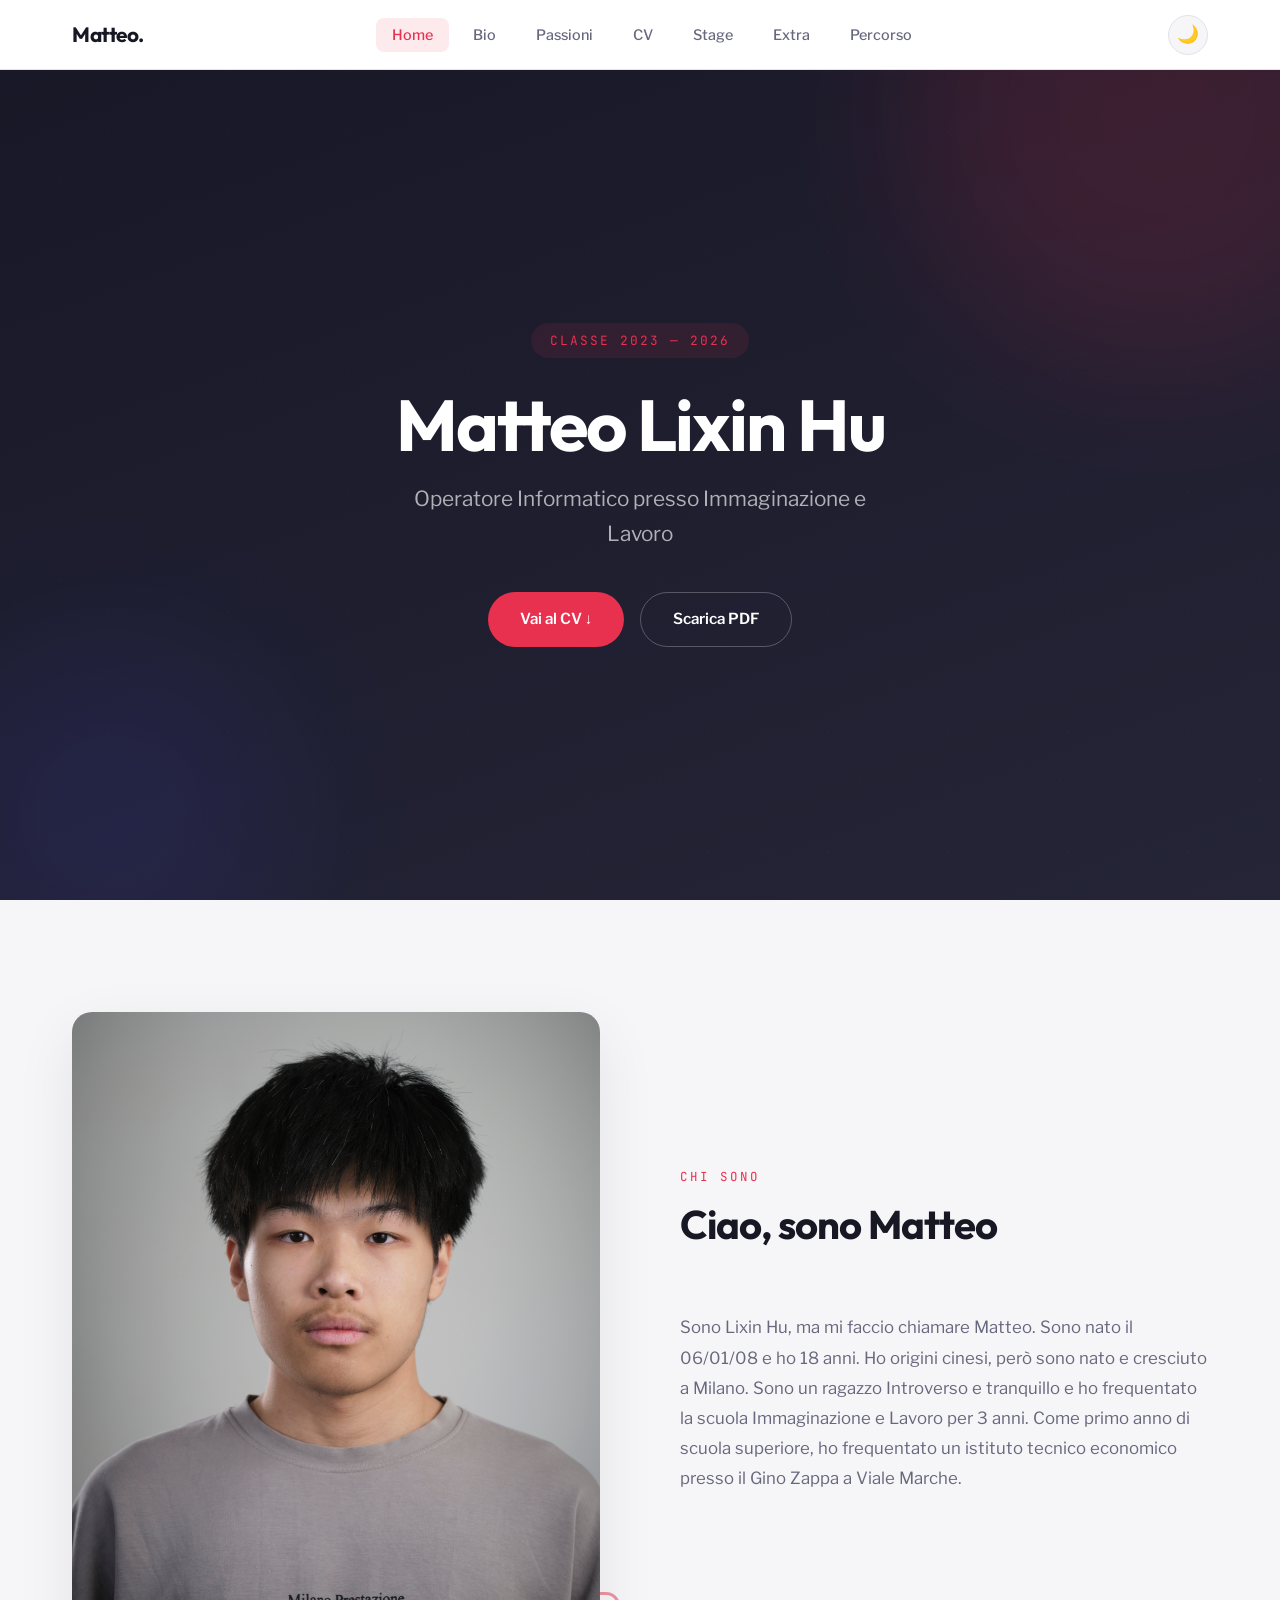
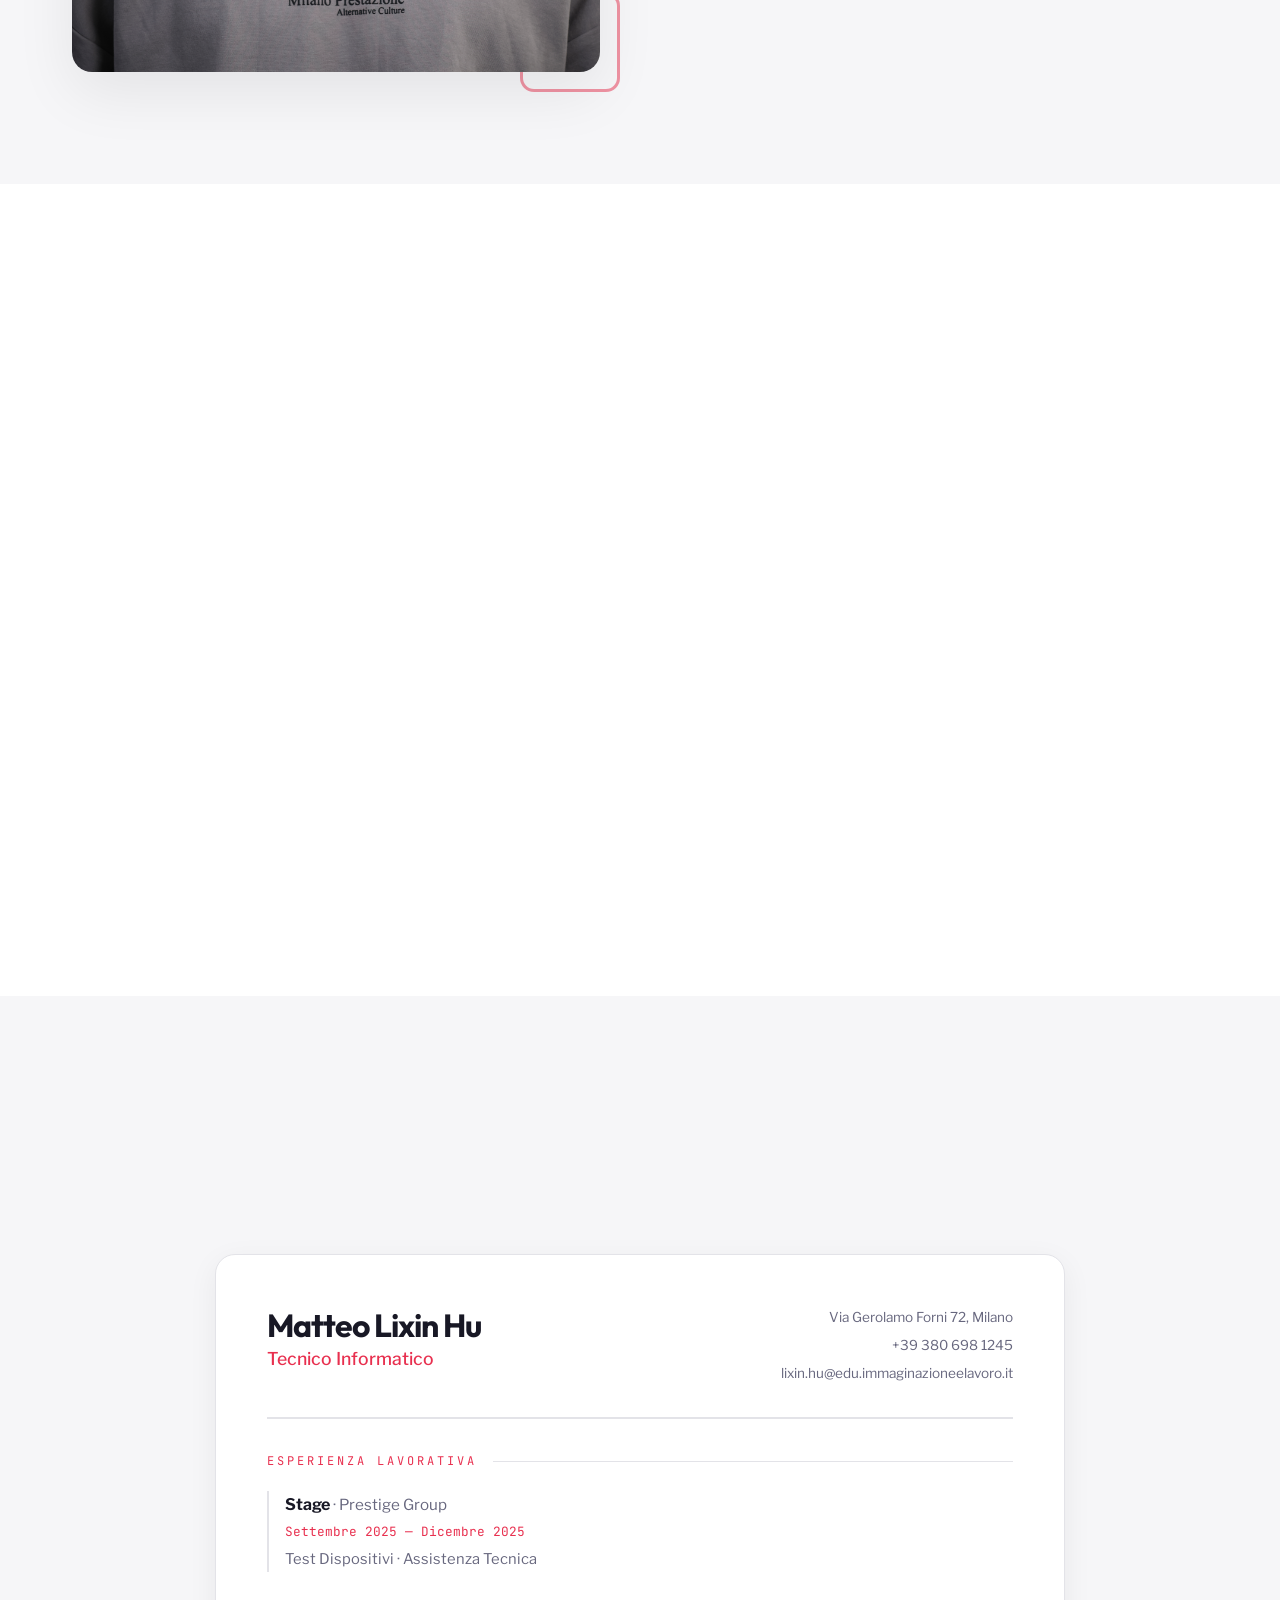
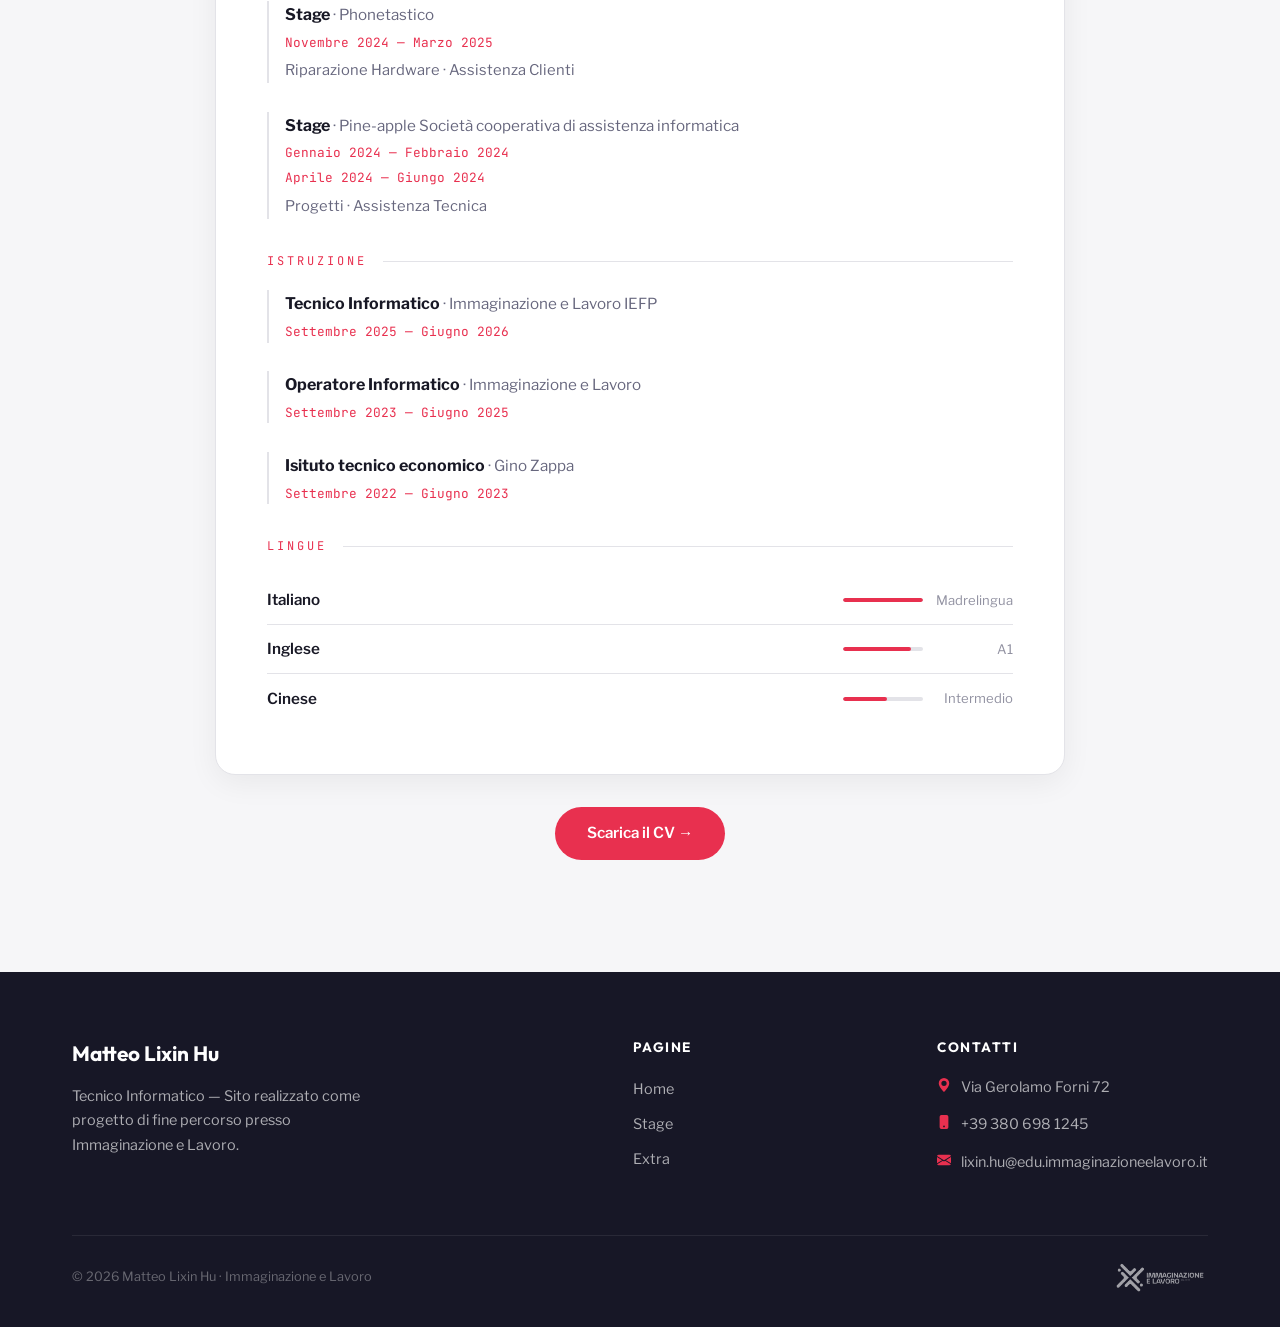
<file: index.html>
<!DOCTYPE html>
<html lang="it" data-theme="default">
<!--
    PERSONALIZZAZIONE RAPIDA:
    
    1. TEMA: cambia data-theme="default" qui sopra con:
       ocean, sunset, forest, lavender, mono
    
    2. DARK MODE: il bottone 🌙 in alto a destra
    
    3. FONT: cambia i link Google Fonts qui sotto
    
    4. CONTENUTI: cerca i commenti "MODIFICA" nel codice
-->
<head>
    <meta charset="UTF-8">
    <meta name="viewport" content="width=device-width, initial-scale=1.0">
    <title>Lixin Hu — Portfolio</title>

    <!-- MODIFICA: Cambia i font qui se vuoi -->
    <link rel="preconnect" href="https://fonts.googleapis.com">
    <link rel="preconnect" href="https://fonts.gstatic.com" crossorigin>
    <link href="https://fonts.googleapis.com/css2?family=Outfit:wght@400;500;600;700&family=Libre+Franklin:wght@400;500;600;700&family=JetBrains+Mono:wght@400;500&display=swap" rel="stylesheet">

    <link rel="stylesheet" href="./style.css">
</head>
<body>

    <!-- ====== NAVBAR ====== -->
    <nav class="site-nav">
        <div class="nav-inner">
            <!-- MODIFICA: il tuo nome -->
            <a href="#" class="nav-brand">Matteo.</a>

            <button class="nav-burger" id="navBurger" aria-label="Apri menu">
                <span></span><span></span><span></span>
            </button>

            <ul class="nav-links" id="navLinks">
                <li><a href="#" class="active">Home</a></li>
                <li><a href="#bio">Bio</a></li>
                <li><a href="#passioni">Passioni</a></li>
                <li><a href="#cv">CV</a></li>
                <li><a href="./stage.html">Stage</a></li>
                <li><a href="./extra.html">Extra</a></li>
                <li><a href="./percorso.html">Percorso</a></li>
            </ul>

            <button class="theme-toggle" id="themeToggle" aria-label="Cambia tema">🌙</button>
        </div>
    </nav>

    <!-- ====== HERO ====== -->
    <section class="hero">
        <div class="hero-pattern"></div>
        <div class="hero-blob hero-blob-1"></div>
        <div class="hero-blob hero-blob-2"></div>

        <div class="hero-content">
            <!-- MODIFICA: il tuo badge, nome e descrizione -->
            <span class="hero-label reveal">Classe 2023 — 2026</span>
            <h1 class="reveal reveal-delay-1">Matteo Lixin Hu</h1>
            <p class="hero-sub reveal reveal-delay-2">Operatore Informatico presso Immaginazione e Lavoro</p>
            <div class="hero-cta reveal reveal-delay-3">
                <a href="#cv" class="btn-primary-custom">Vai al CV ↓</a>
                <a href="Curriculum.pdf" target="_blank" class="btn-outline-custom">Scarica PDF</a>
            </div>
        </div>
    </section>

    <!-- ====== BIO ====== -->
    <section class="section" id="bio">
        <div class="section-container">
            <div class="bio-grid">
                <div class="bio-image reveal-left">
                    <div class="bio-image-frame">
                        <!-- MODIFICA: sostituisci con la tua foto (./img/foto.jpg) -->
                        <img src="img/Foto.jpeg" alt="">
                    </div>
                </div>
                <div class="bio-text-area reveal-right">
                    <div class="section-header">
                        <span class="section-label">Chi sono</span>
                        <h2 class="section-title">Ciao, sono Matteo</h2>
                    </div>
                    <!-- MODIFICA: scrivi la tua bio -->
                    <p>
                        Sono Lixin Hu, ma mi faccio chiamare Matteo. Sono nato il 06/01/08 e ho 18 anni. Ho origini cinesi, però sono nato e cresciuto a Milano. Sono un ragazzo Introverso e tranquillo e ho frequentato la scuola Immaginazione e Lavoro per 3 anni. Come primo anno di scuola superiore, ho frequentato un istituto tecnico economico presso il Gino Zappa a Viale Marche.
                    </p>
                    <p>

                    </p>
                    <!-- MODIFICA: le tue "etichette" -->
                    
                </div>
            </div>
        </div>
    </section>

    <!-- ====== PASSIONI ====== -->
    <section class="section section-alt" id="passioni">
        <div class="section-container">
            <div class="section-header center reveal">
                <span class="section-label">Cosa mi appassiona</span>
                <h2 class="section-title">Le mie Passioni</h2>
                <p class="section-desc">Le cose che amo fare nel tempo libero e che mi definiscono</p>
            </div>

            <div class="passions-grid">

                <!-- MODIFICA: Card 1 — cambia immagine, categoria, titolo e testo -->
                <div class="passion-card reveal reveal-delay-1">
                    <div class="passion-card-img">
                        <img src="img/Musica.jpeg" alt="">
                    </div>
                    <div class="passion-card-body">
                        <span class="passion-card-tag">Tempo Libero</span>
                        <h3>Musica</h3>
                        <p>Nel tempo libero mi piace ascoltare la musica perchè mi da energia e mi aiuta a restare concentrato</p>
                    </div>
                </div>

                <!-- MODIFICA: Card 2 -->
                <div class="passion-card reveal reveal-delay-2">
                    <div class="passion-card-img">
                        <img src="img/Videogiochi.jpeg" alt="Passione 2">
                    </div>
                    <div class="passion-card-body">
                        <span class="passion-card-tag">Tempo Libero</span>
                        <h3>Videogiochi</h3>
                        <p>Nel tempo libero mi dedico a vari videogiochi per rilassarmi</p>
                    </div>
                </div>

                <!-- MODIFICA: Card 3 -->
                <div class="passion-card reveal reveal-delay-3">
                    <div class="passion-card-img">
                        <img src="img/Tech.webp" alt="Passione 3">
                    </div>
                    <div class="passion-card-body">
                        <span class="passion-card-tag">Tempo Libero</span>
                        <h3>Tecnologia</h3>
                        <p>Mi interessa la tecnologia, soprattutto l’hardware, e mi piace scoprire come funzionano i dispositivi elettronici.</p>
                    </div>
                </div>

            </div>
        </div>
    </section>

    <!-- ====== CV ====== -->
    <section class="section" id="cv">
        <div class="section-container">
            <div class="section-header center reveal">
                <span class="section-label">Il mio percorso</span>
                <h2 class="section-title">Curriculum Vitae</h2>
            </div>

            <div class="cv-paper reveal">
                <!-- MODIFICA: intestazione CV -->
                <div class="cv-header">
                    <div>
                        <h2 class="cv-name">Matteo Lixin Hu</h2>
                        <p class="cv-role">Tecnico Informatico</p>
                    </div>
                    <div class="cv-contact-mini">
                        <span>Via Gerolamo Forni 72, Milano</span>
                        <span>+39 380 698 1245</span>
                        <span>lixin.hu@edu.immaginazioneelavoro.it</span>
                    </div>
                </div>

                <!-- Esperienza -->
                <div class="cv-section-title">Esperienza Lavorativa</div>

                <!-- MODIFICA: aggiungi le tue esperienze -->
            
                <div class="cv-entry">
                    <span class="cv-entry-title">Stage</span>
                    <span class="cv-entry-place"> · Prestige Group</span>
                    <span class="cv-entry-date">Settembre 2025 — Dicembre 2025</span>
                    <p class="cv-entry-desc">Test Dispositivi · Assistenza Tecnica</p>
                </div>


                <div class="cv-entry">
                    <span class="cv-entry-title">Stage</span>
                    <span class="cv-entry-place"> · Phonetastico</span>
                    <span class="cv-entry-date">Novembre 2024 — Marzo 2025</span>
                    <p class="cv-entry-desc">Riparazione Hardware · Assistenza Clienti </p>
                </div>

                <div class="cv-entry">
                    <span class="cv-entry-title">Stage</span>
                    <span class="cv-entry-place"> · Pine-apple Società cooperativa di assistenza informatica</span>
                    <span class="cv-entry-date">Gennaio 2024 — Febbraio 2024</span>
                    <span class="cv-entry-date">Aprile 2024 — Giungo 2024</span>
                    <p class="cv-entry-desc">Progetti · Assistenza Tecnica </p>
                </div>

                <!-- Istruzione -->
                <div class="cv-section-title">Istruzione</div>

                <div class="cv-entry">
                    <span class="cv-entry-title">Tecnico Informatico</span>
                    <span class="cv-entry-place"> · Immaginazione e Lavoro IEFP</span>
                    <span class="cv-entry-date">Settembre 2025 — Giugno 2026</span>
                </div>

                <div class="cv-entry">
                    <span class="cv-entry-title">Operatore Informatico</span>
                    <span class="cv-entry-place"> · Immaginazione e Lavoro</span>
                    <span class="cv-entry-date">Settembre 2023 — Giugno 2025</span>
                </div>

                <div class="cv-entry">
                    <span class="cv-entry-title">Isituto tecnico economico</span>
                    <span class="cv-entry-place"> · Gino Zappa</span>
                    <span class="cv-entry-date">Settembre 2022 — Giugno 2023</span>
                </div>


                <!-- Lingue -->
                <div class="cv-section-title">Lingue</div>

                <!-- MODIFICA: le tue lingue e livelli (width della barra: 100% = nativo, 80% = avanzato, 60% = intermedio, 40% = base) -->
                <div class="cv-lang">
                    <span class="cv-lang-name">Italiano</span>
                    <div class="cv-lang-level">
                        <div class="cv-lang-bar"><div class="cv-lang-bar-fill" style="width: 100%"></div></div>
                        <span class="cv-lang-label">Madrelingua</span>
                    </div>
                </div>
                <div class="cv-lang">
                    <span class="cv-lang-name">Inglese</span>
                    <div class="cv-lang-level">
                        <div class="cv-lang-bar"><div class="cv-lang-bar-fill" style="width: 85%"></div></div>
                        <span class="cv-lang-label">A1</span>
                    </div>
                </div>
                <div class="cv-lang">
                    <span class="cv-lang-name">Cinese</span>
                    <div class="cv-lang-level">
                        <div class="cv-lang-bar"><div class="cv-lang-bar-fill" style="width: 55%"></div></div>
                        <span class="cv-lang-label">Intermedio</span>
                    </div>
                </div>
            </div>

            <div style="text-align: center; margin-top: 2rem;" class="reveal">
                <a href="Curriculum.pdf" target="_blank" class="btn-primary-custom">Scarica il CV →</a>
            </div>
        </div>
    </section>

    <!-- ====== FOOTER ====== -->
    <footer class="site-footer">
        <div class="section-container">
            <div class="footer-grid">
                <div>
                    <!-- MODIFICA: il tuo nome e descrizione -->
                    <p class="footer-brand">Matteo Lixin Hu</p>
                    <p class="footer-desc">
                        Tecnico Informatico — Sito realizzato come progetto di fine percorso 
                        presso Immaginazione e Lavoro.
                    </p>
                </div>
                <div>
                    <p class="footer-heading">Pagine</p>
                    <ul class="footer-links">
                        <li><a href="#">Home</a></li>
                        <li><a href="./pages/stage.html">Stage</a></li>
                        <li><a href="./pages/extra.html">Extra</a></li>
                    </ul>
                </div>
                <div>
                    <p class="footer-heading">Contatti</p>
                    <!-- MODIFICA: i tuoi contatti -->
                    <div class="footer-contact-item">
                        <svg xmlns="http://www.w3.org/2000/svg" width="14" height="14" fill="currentColor" viewBox="0 0 16 16"><path d="M8 16s6-5.686 6-10A6 6 0 0 0 2 6c0 4.314 6 10 6 10m0-7a3 3 0 1 1 0-6 3 3 0 0 1 0 6"/></svg>
                        <span>Via Gerolamo Forni 72</span>
                    </div>
                    <div class="footer-contact-item">
                        <svg xmlns="http://www.w3.org/2000/svg" width="14" height="14" fill="currentColor" viewBox="0 0 16 16"><path d="M3 2a2 2 0 0 1 2-2h6a2 2 0 0 1 2 2v12a2 2 0 0 1-2 2H5a2 2 0 0 1-2-2zm6 11a1 1 0 1 0-2 0 1 1 0 0 0 2 0"/></svg>
                        <span>+39 380 698 1245</span>
                    </div>
                    <div class="footer-contact-item">
                        <svg xmlns="http://www.w3.org/2000/svg" width="14" height="14" fill="currentColor" viewBox="0 0 16 16"><path d="M.05 3.555A2 2 0 0 1 2 2h12a2 2 0 0 1 1.95 1.555L8 8.414zM0 4.697v7.104l5.803-3.558zM6.761 8.83l-6.57 4.027A2 2 0 0 0 2 14h12a2 2 0 0 0 1.808-1.144l-6.57-4.027L8 9.586zm3.436-.586L16 11.801V4.697z"/></svg>
                        <span>lixin.hu@edu.immaginazioneelavoro.it</span>
                    </div>
                </div>
            </div>
            <div class="footer-bottom">
                <span class="footer-copy">© 2026 Matteo Lixin Hu · Immaginazione e Lavoro</span>
                <img src="./img/logo.webp" class="footer-logo" alt="Logo scuola">
            </div>
        </div>
    </footer>

    <script src="./script.js"></script>
</body>
</html>
</file>
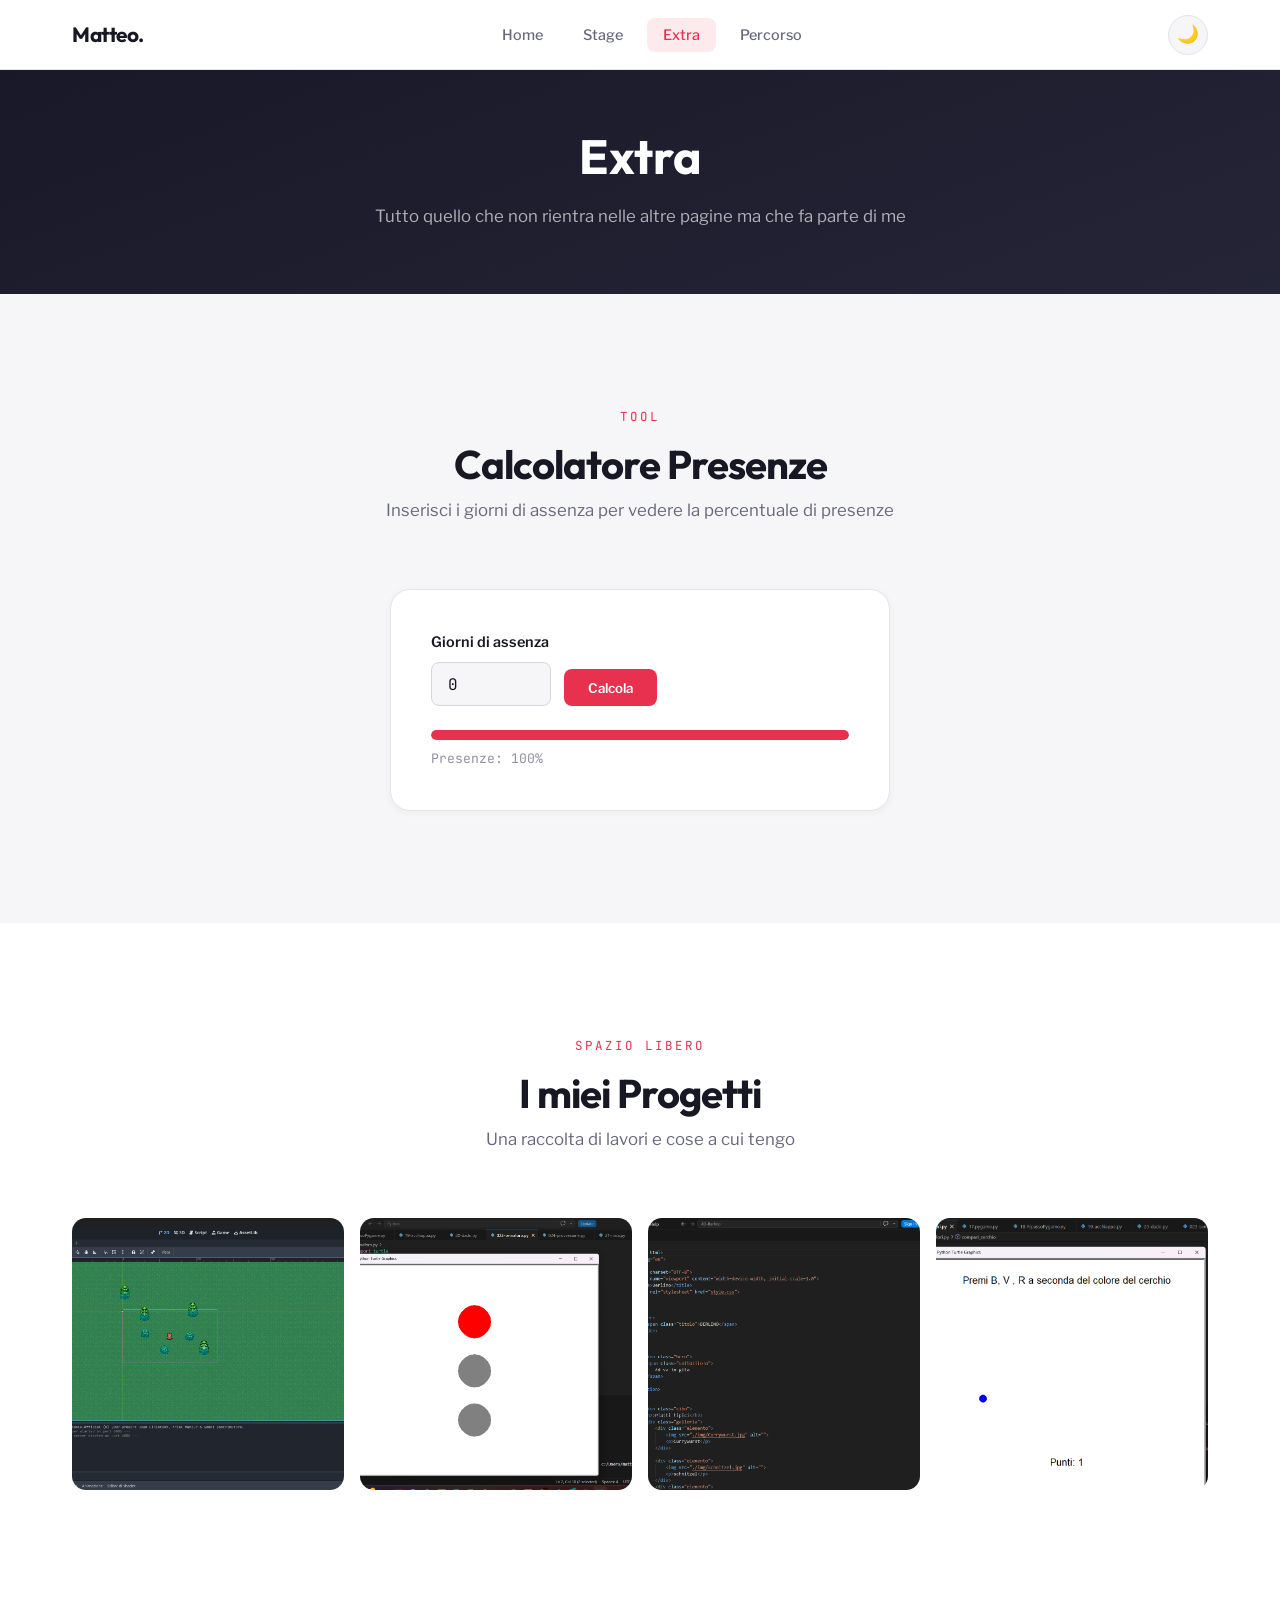
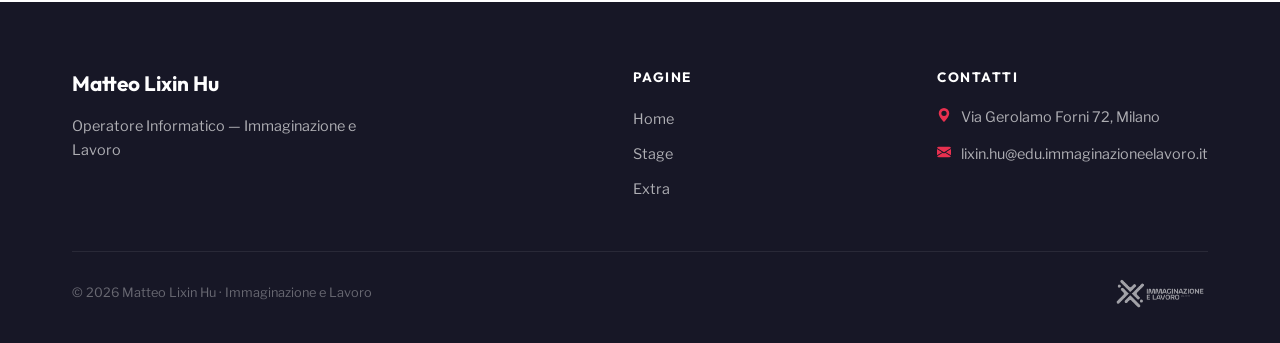
<file: extra.html>
<!DOCTYPE html>
<html lang="it" data-theme="default">
<head>
    <meta charset="UTF-8">
    <meta name="viewport" content="width=device-width, initial-scale=1.0">
    <title>Matteo Lixin Hu — Extra</title>

    <link rel="preconnect" href="https://fonts.googleapis.com">
    <link rel="preconnect" href="https://fonts.gstatic.com" crossorigin>
    <link href="https://fonts.googleapis.com/css2?family=Outfit:wght@400;500;600;700&family=Libre+Franklin:wght@400;500;600;700&family=JetBrains+Mono:wght@400;500&display=swap" rel="stylesheet">

    <link rel="stylesheet" href="./style.css">
</head>
<body>

    <!-- ====== NAVBAR ====== -->
    <nav class="site-nav">
        <div class="nav-inner">
            <a href="./index.html" class="nav-brand">Matteo.</a>
            <button class="nav-burger" id="navBurger" aria-label="Apri menu">
                <span></span><span></span><span></span>
            </button>
            <ul class="nav-links" id="navLinks">
                <li><a href="./index.html">Home</a></li>
                <li><a href="./stage.html">Stage</a></li>
                <li><a href="#" class="active">Extra</a></li>
                <li><a href="./percorso.html">Percorso</a></li>
            </ul>
            <button class="theme-toggle" id="themeToggle" aria-label="Cambia tema">🌙</button>
        </div>
    </nav>

    <!-- ====== PAGE HERO ====== -->
    <section class="page-hero">
        <div class="hero-pattern"></div>
        <div class="section-container">
            <h1 class="reveal">Extra</h1>
            <p class="hero-sub reveal reveal-delay-1">
                Tutto quello che non rientra nelle altre pagine ma che fa parte di me
            </p>
        </div>
    </section>

    <!-- ====== CALCOLATORE PRESENZE ====== -->
    <section class="section">
        <div class="section-container">
            <div class="section-header center reveal">
                <span class="section-label">Tool</span>
                <h2 class="section-title">Calcolatore Presenze</h2>
                <p class="section-desc">Inserisci i giorni di assenza per vedere la percentuale di presenze</p>
            </div>

            <div class="presenze-card reveal">
                <label for="progresso">Giorni di assenza</label>
                <div class="presenze-input">
                    <input type="number" id="progresso" min="0" value="0" placeholder="0">
                    <button class="btn-calcola" onclick="calcolaPresenze()">Calcola</button>
                </div>
                <div class="progress-wrap">
                    <div class="progress-bar-bg">
                        <div class="progress-bar-fill" id="barraFill"></div>
                    </div>
                    <p class="progress-label" id="percentualeText">Presenze: 100%</p>
                </div>
            </div>
        </div>
    </section>

    <!-- ====== GALLERY / CONTENUTO LIBERO ====== -->
    <!--
        Questa sezione è uno spazio libero. Puoi usarla per:
        - Una gallery di foto dei tuoi progetti
        - Certificazioni ottenute (ECDL, ecc.)
        - Link ai tuoi profili (GitHub, LinkedIn)
        - Qualsiasi cosa ti rappresenti
        
        Di seguito c'è un esempio di gallery. 
        Sostituisci le immagini con le tue.
    -->
    <section class="section section-alt">
        <div class="section-container">
            <div class="section-header center reveal">
                <span class="section-label">Spazio libero</span>
                <h2 class="section-title">I miei Progetti</h2>
                <p class="section-desc">Una raccolta di lavori e cose a cui tengo</p>
            </div>

            <!-- MODIFICA: sostituisci le immagini e i testi -->
            <div class="gallery-grid">
                <div class="gallery-item reveal reveal-delay-1">
                    <img src="img/Progetto.png" alt="Progetto 1">
                    <div class="gallery-item-overlay">
                        <span>Godot</span>
                    </div>
                </div>
                <div class="gallery-item reveal reveal-delay-2">
                    <img src="img/Screenshot (38).png" alt="Progetto 2">
                    <div class="gallery-item-overlay">
                        <span>Phyton</span>
                    </div>
                </div>
                <div class="gallery-item reveal reveal-delay-3">
                    <img src="img/Progetto3.png" alt="">
                    <div class="gallery-item-overlay">
                        <span>IL SITO</span>
                    </div>
                </div>
                <div class="gallery-item reveal reveal-delay-4">
                    <img src="img/Screenshot (39).png" alt="">
                    <div class="gallery-item-overlay">
                        <span>Phyton</span>
                    </div>
                </div>
            </div>
        </div>
    </section>



    <!-- ====== FOOTER ====== -->
    <footer class="site-footer">
        <div class="section-container">
            <div class="footer-grid">
                <div>
                    <p class="footer-brand">Matteo Lixin Hu</p>
                    <p class="footer-desc">Operatore Informatico — Immaginazione e Lavoro</p>
                </div>
                <div>
                    <p class="footer-heading">Pagine</p>
                    <ul class="footer-links">
                        <li><a href="../index.html">Home</a></li>
                        <li><a href="./stage.html">Stage</a></li>
                        <li><a href="#">Extra</a></li>
                    </ul>
                </div>
                <div>
                    <p class="footer-heading">Contatti</p>
                    <div class="footer-contact-item">
                        <svg xmlns="http://www.w3.org/2000/svg" width="14" height="14" fill="currentColor" viewBox="0 0 16 16"><path d="M8 16s6-5.686 6-10A6 6 0 0 0 2 6c0 4.314 6 10 6 10m0-7a3 3 0 1 1 0-6 3 3 0 0 1 0 6"/></svg>
                        <span>Via Gerolamo Forni 72, Milano</span>
                    </div>
                    <div class="footer-contact-item">
                        <svg xmlns="http://www.w3.org/2000/svg" width="14" height="14" fill="currentColor" viewBox="0 0 16 16"><path d="M.05 3.555A2 2 0 0 1 2 2h12a2 2 0 0 1 1.95 1.555L8 8.414zM0 4.697v7.104l5.803-3.558zM6.761 8.83l-6.57 4.027A2 2 0 0 0 2 14h12a2 2 0 0 0 1.808-1.144l-6.57-4.027L8 9.586zm3.436-.586L16 11.801V4.697z"/></svg>
                        <span>lixin.hu@edu.immaginazioneelavoro.it</span>
                    </div>
                </div>
            </div>
            <div class="footer-bottom">
                <span class="footer-copy">© 2026 Matteo Lixin Hu · Immaginazione e Lavoro</span>
                <img src="./img/logo.webp" class="footer-logo" alt="Logo scuola">
            </div>
        </div>
    </footer>

    <script src="./script.js"></script>
</body>
</html>
</file>
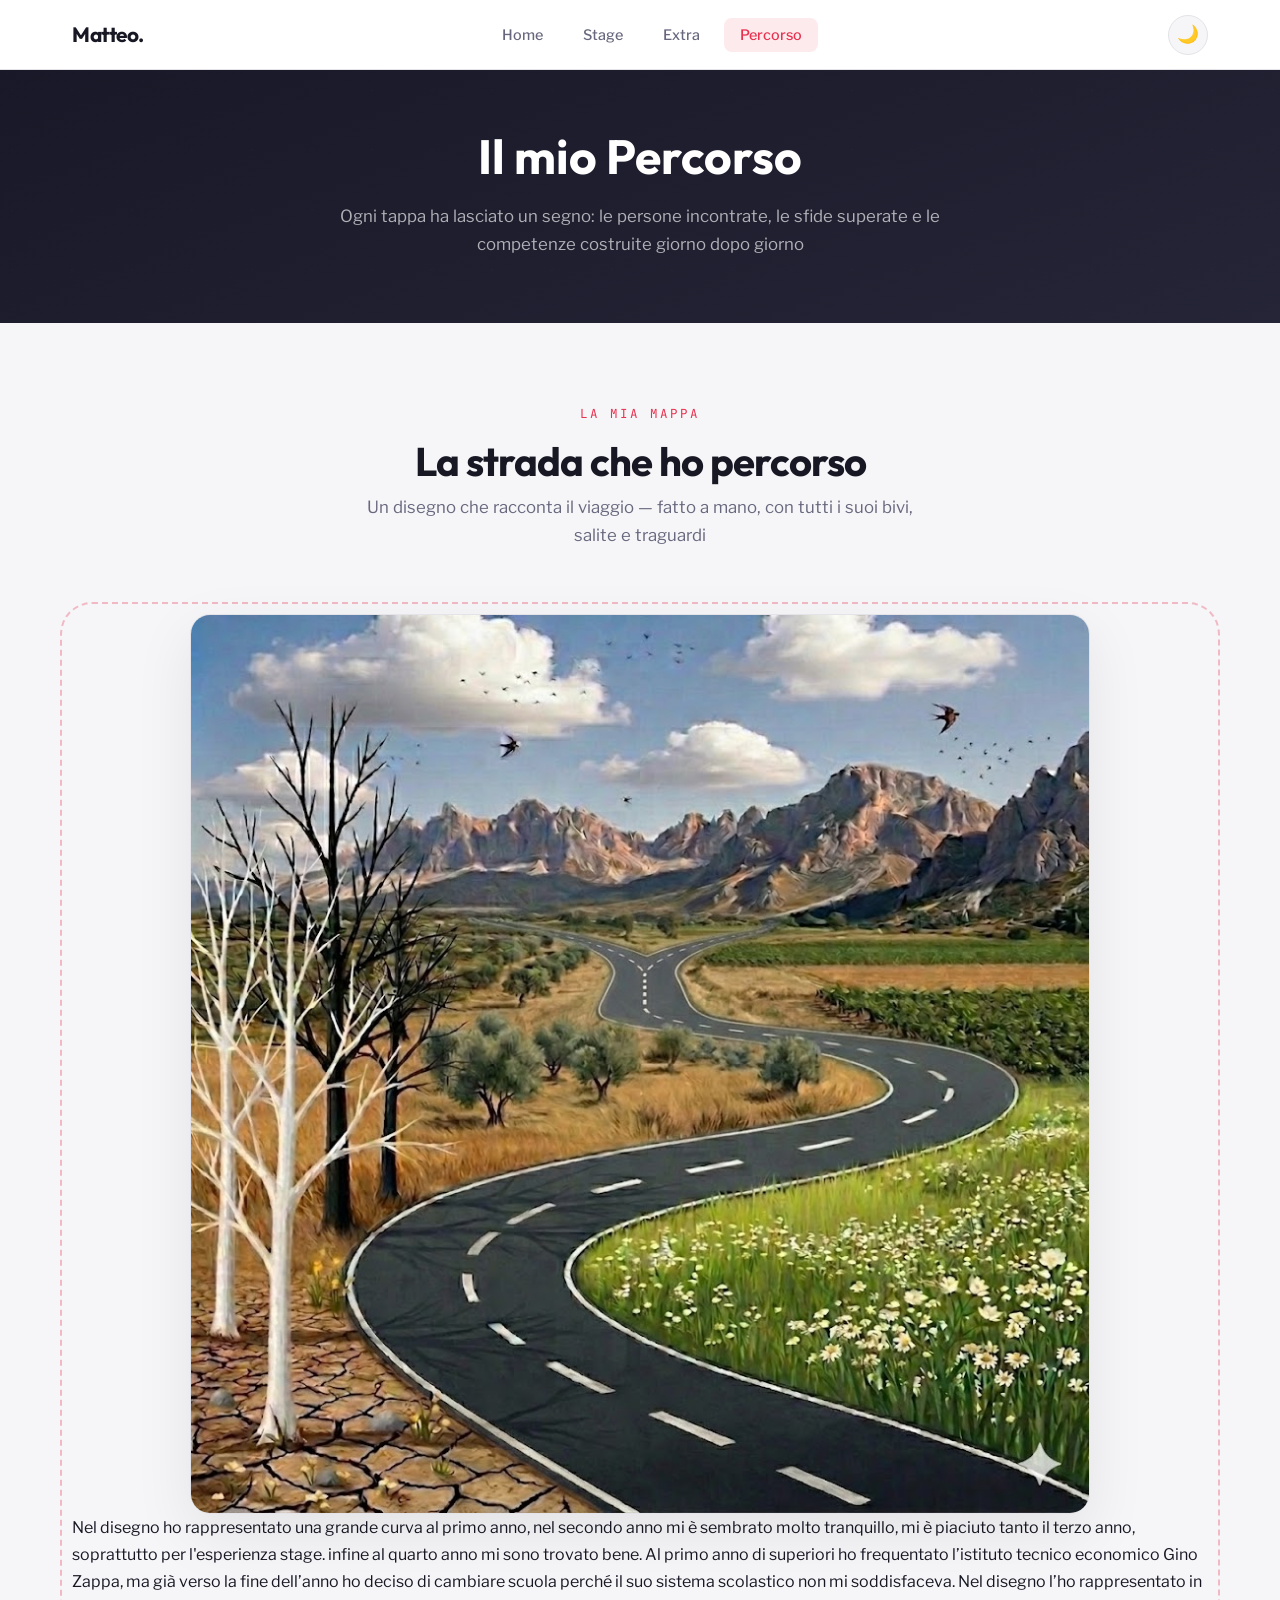
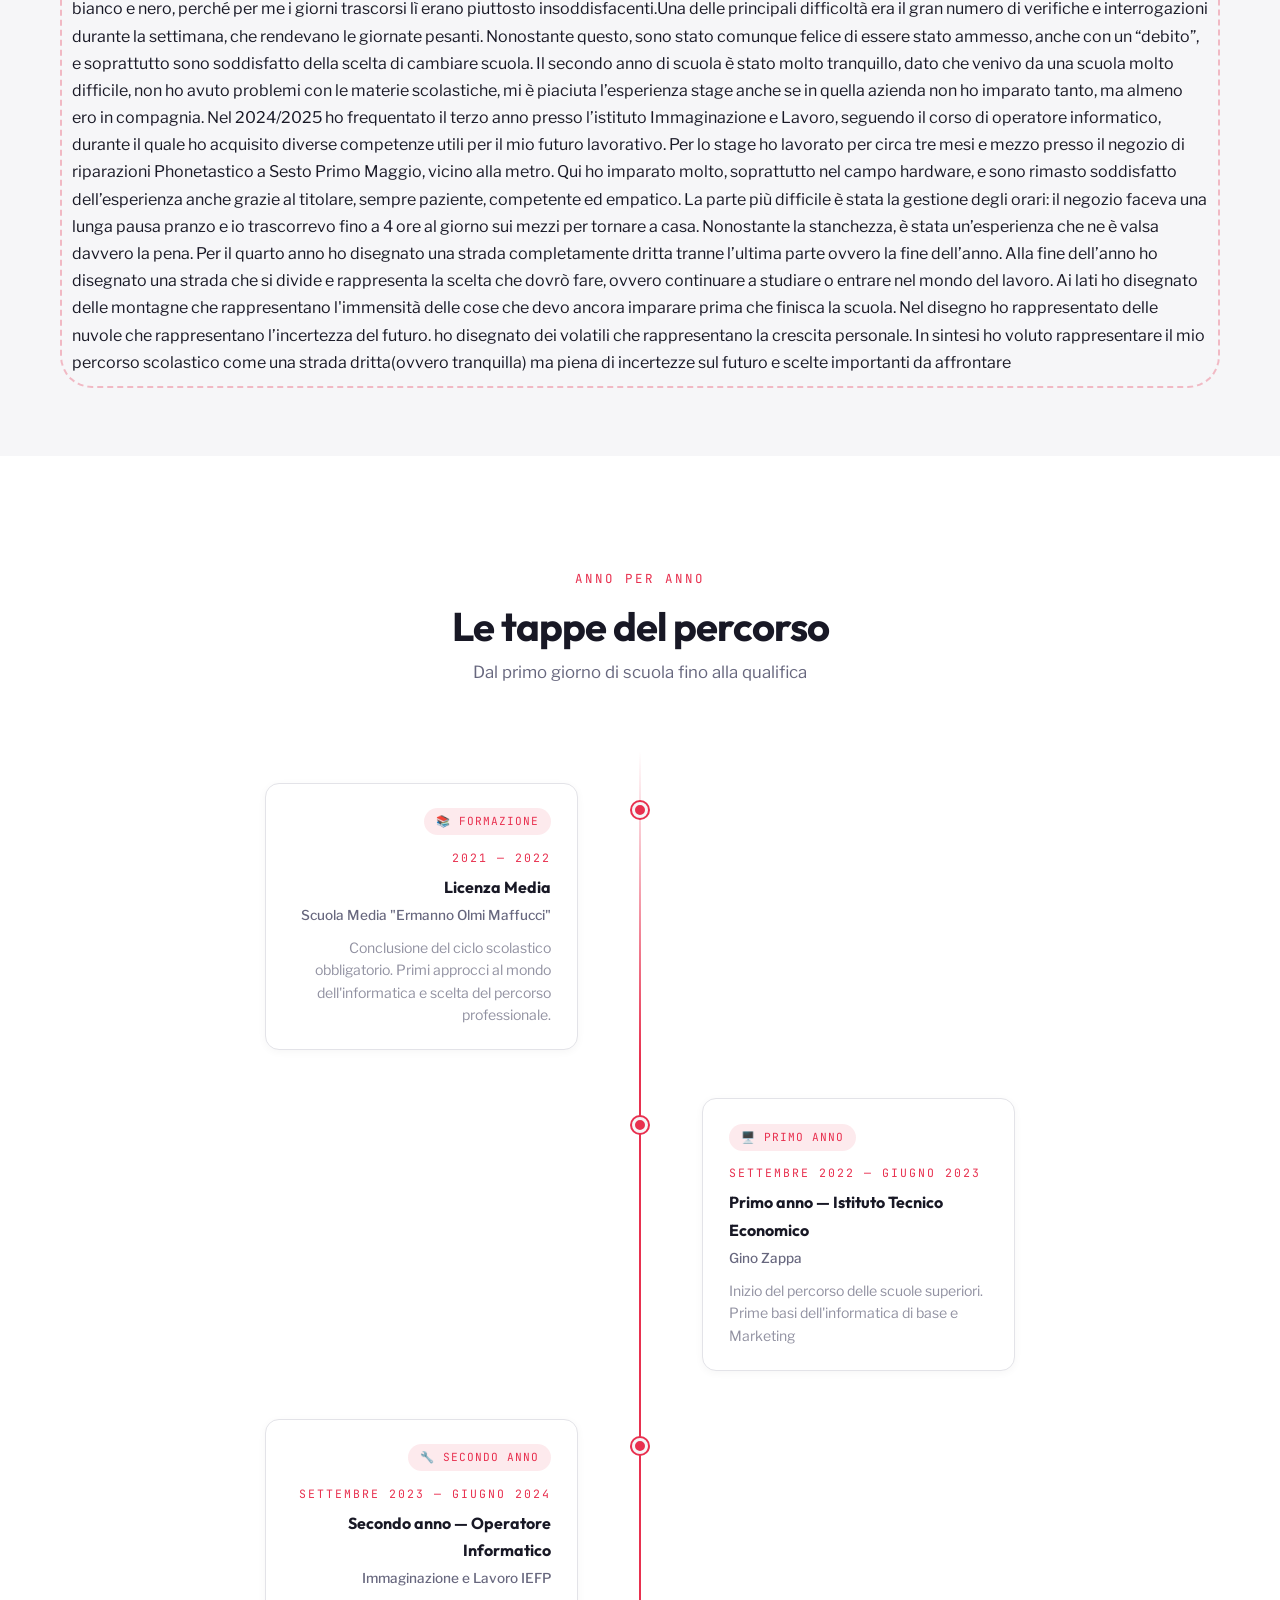
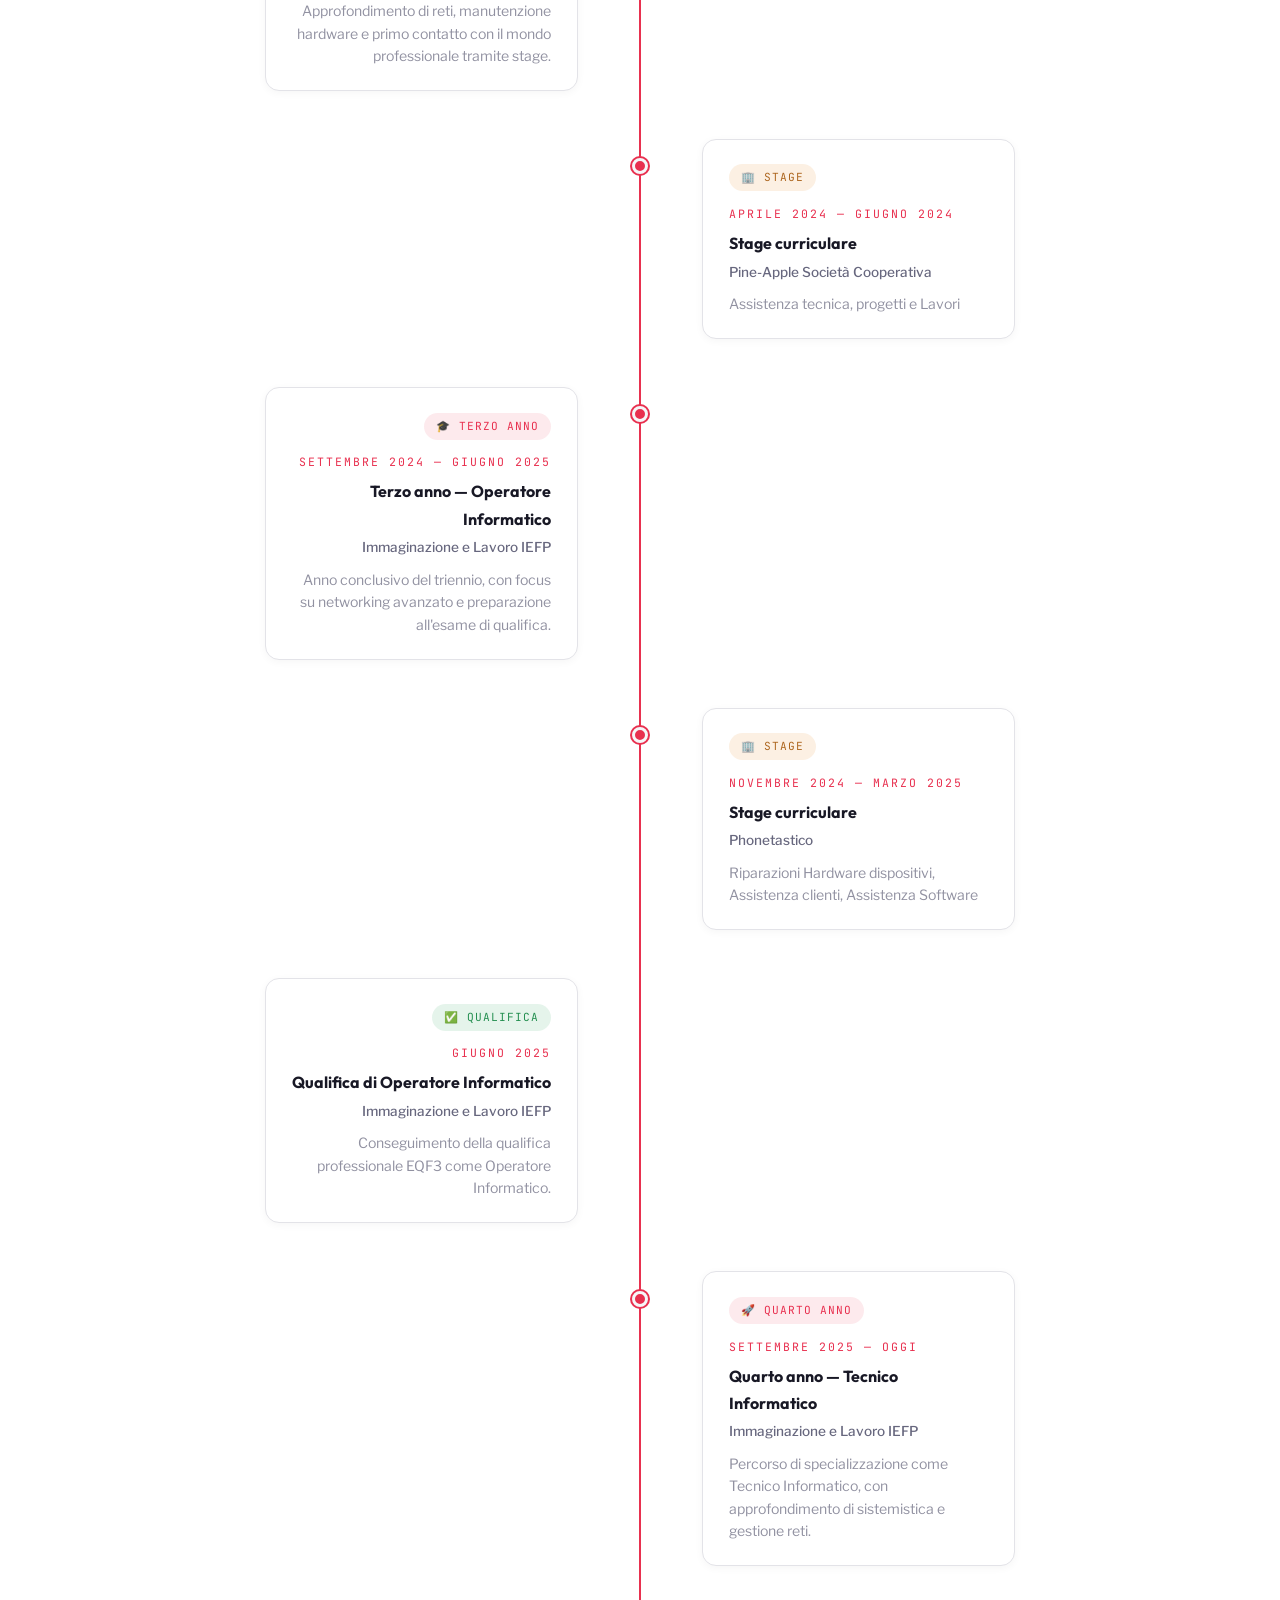
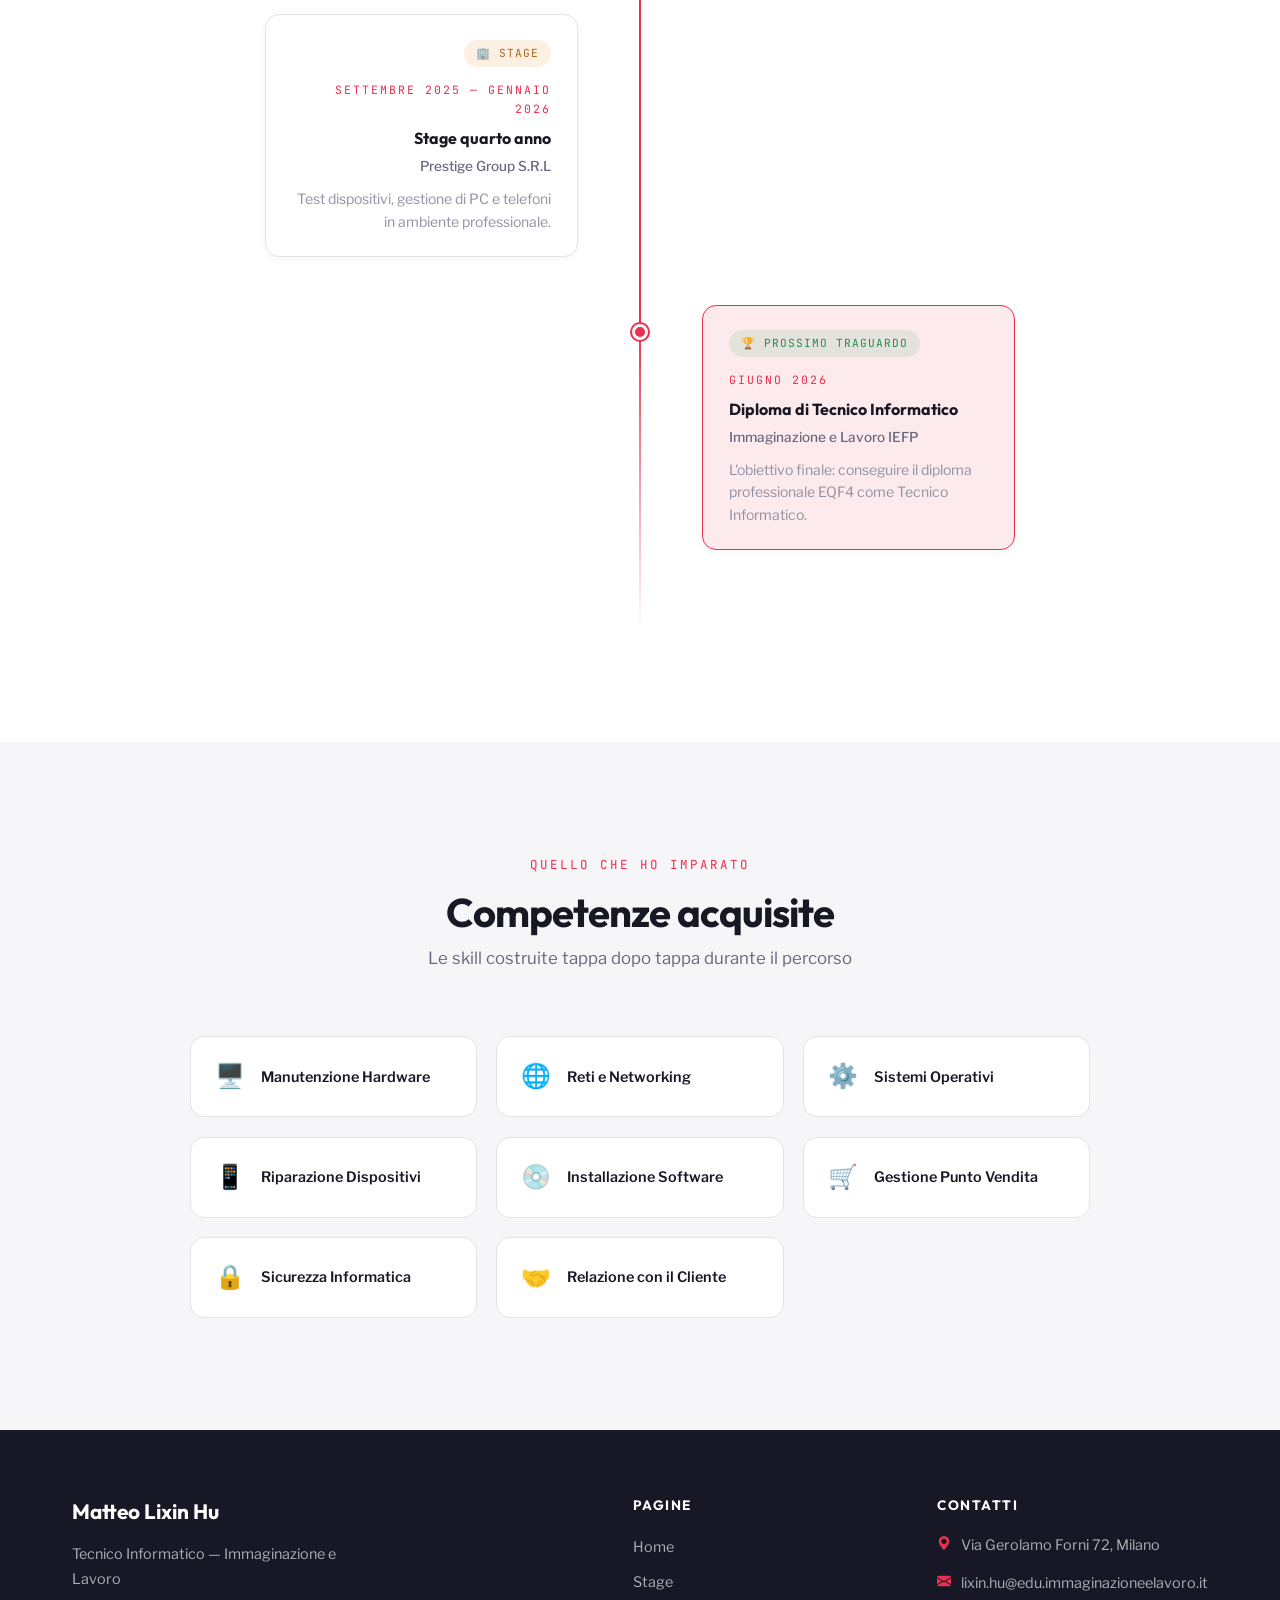
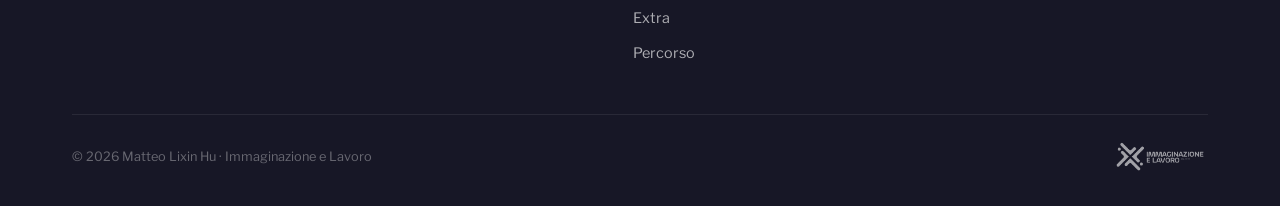
<file: percorso.html>
<!DOCTYPE html>
<html lang="it" data-theme="default">
<head>
    <meta charset="UTF-8">
    <meta name="viewport" content="width=device-width, initial-scale=1.0">
    <title>Matteo Lixin Hu — Percorso Scolastico</title>

    <link rel="preconnect" href="https://fonts.googleapis.com">
    <link rel="preconnect" href="https://fonts.gstatic.com" crossorigin>
    <link href="https://fonts.googleapis.com/css2?family=Outfit:wght@400;500;600;700&family=Libre+Franklin:wght@400;500;600;700&family=JetBrains+Mono:wght@400;500&display=swap" rel="stylesheet">

    <link rel="stylesheet" href="./style.css">

    <style>
        /* ======================================================
           STILI SPECIFICI — PERCORSO SCOLASTICO
           ====================================================== */

        /* === IMMAGINE STRADA DISEGNATA === */
        .strada-section {
            padding: 5rem 0;
        }

        .strada-frame {
            position: relative;
            max-width: 900px;
            margin: 0 auto;
            border-radius: var(--radius-lg);
            overflow: hidden;
            box-shadow: var(--shadow-lg);
            border: 1px solid var(--border-light);
        }

        .strada-frame img {
            width: 100%;
            height: auto;
            display: block;
            object-fit: cover;
        }

        /* Badge sovrapposto all'immagine */
        .strada-badge {
            position: absolute;
            bottom: 1.5rem;
            right: 1.5rem;
            background: rgba(0, 0, 0, 0.6);
            backdrop-filter: blur(10px);
            color: #fff;
            font-family: var(--font-mono);
            font-size: 0.75rem;
            letter-spacing: 1.5px;
            text-transform: uppercase;
            padding: 0.5rem 1rem;
            border-radius: var(--radius-full);
            border: 1px solid rgba(255,255,255,0.15);
        }

        /* Cornice decorativa attorno all'immagine */
        .strada-wrapper {
            position: relative;
        }

        .strada-wrapper::before {
            content: '';
            position: absolute;
            inset: -12px;
            border: 2px dashed var(--accent);
            border-radius: calc(var(--radius-lg) + 12px);
            opacity: 0.3;
            pointer-events: none;
            z-index: 0;
        }

        .strada-frame {
            position: relative;
            z-index: 1;
        }

        /* === TIMELINE PERCORSO === */
        .timeline {
            position: relative;
            max-width: 750px;
            margin: 0 auto;
            padding: 2rem 0;
        }

        /* Linea verticale centrale */
        .timeline::before {
            content: '';
            position: absolute;
            left: 50%;
            top: 0;
            bottom: 0;
            width: 2px;
            background: linear-gradient(
                to bottom,
                transparent,
                var(--accent) 10%,
                var(--accent) 90%,
                transparent
            );
            transform: translateX(-50%);
        }

        .timeline-item {
            position: relative;
            display: grid;
            grid-template-columns: 1fr 60px 1fr;
            align-items: start;
            margin-bottom: 3rem;
            gap: 0;
        }

        /* Pallino centrale */
        .timeline-dot {
            width: 16px;
            height: 16px;
            background: var(--accent);
            border-radius: 50%;
            border: 3px solid var(--bg-primary);
            box-shadow: 0 0 0 2px var(--accent);
            justify-self: center;
            margin-top: 1.2rem;
            position: relative;
            z-index: 1;
            transition: transform var(--duration-fast) var(--ease-spring);
        }

        .timeline-item:hover .timeline-dot {
            transform: scale(1.4);
        }

        /* Contenuto sinistra (anni pari) */
        .timeline-left {
            padding-right: 2rem;
            text-align: right;
        }

        /* Contenuto destra (anni dispari) */
        .timeline-right {
            padding-left: 2rem;
        }

        /* Le card vuote occupano lo spazio ma non mostrano nulla */
        .timeline-left:empty,
        .timeline-right:empty {
            display: block;
        }

        .timeline-card {
            background: var(--bg-elevated);
            border: 1px solid var(--border-light);
            border-radius: var(--radius-md);
            padding: 1.4rem 1.6rem;
            box-shadow: var(--shadow-sm);
            transition: transform var(--duration-normal) var(--ease-spring),
                        box-shadow var(--duration-normal) var(--ease-out),
                        border-color var(--duration-fast);
        }

        .timeline-card:hover {
            transform: translateY(-4px);
            box-shadow: var(--shadow-md);
            border-color: var(--accent);
        }

        .timeline-anno {
            font-family: var(--font-mono);
            font-size: 0.72rem;
            letter-spacing: 2px;
            text-transform: uppercase;
            color: var(--accent);
            margin-bottom: 0.4rem;
            display: block;
        }

        .timeline-titolo {
            font-family: var(--font-display);
            font-size: 1rem;
            font-weight: 700;
            color: var(--text-primary);
            margin-bottom: 0.2rem;
        }

        .timeline-luogo {
            font-size: 0.85rem;
            color: var(--text-secondary);
            font-weight: 500;
            margin-bottom: 0.6rem;
        }

        .timeline-desc {
            font-size: 0.88rem;
            color: var(--text-tertiary);
            line-height: 1.6;
        }

        /* Badge tipo evento */
        .timeline-badge {
            display: inline-flex;
            align-items: center;
            gap: 0.3rem;
            font-family: var(--font-mono);
            font-size: 0.7rem;
            text-transform: uppercase;
            letter-spacing: 1px;
            padding: 0.25rem 0.75rem;
            border-radius: var(--radius-full);
            margin-bottom: 0.8rem;
        }

        .timeline-badge.qualifica {
            background: hsla(145, 60%, 40%, 0.12);
            color: hsl(145, 60%, 35%);
        }

        .timeline-badge.formazione {
            background: var(--accent-soft);
            color: var(--accent);
        }

        .timeline-badge.stage {
            background: hsla(30, 80%, 50%, 0.12);
            color: hsl(30, 70%, 40%);
        }

        html[data-dark] .timeline-badge.qualifica {
            background: hsla(145, 60%, 40%, 0.2);
            color: hsl(145, 55%, 55%);
        }

        html[data-dark] .timeline-badge.stage {
            background: hsla(30, 80%, 50%, 0.18);
            color: hsl(30, 80%, 65%);
        }

        /* === CITAZIONE ISPIRAZIONALE === */
        .quote-block {
            background: var(--bg-elevated);
            border-left: 4px solid var(--accent);
            border-radius: 0 var(--radius-md) var(--radius-md) 0;
            padding: 2rem 2.5rem;
            max-width: 650px;
            margin: 0 auto;
            font-style: italic;
            font-size: 1.15rem;
            color: var(--text-secondary);
            line-height: 1.8;
            position: relative;
        }

        .quote-block::before {
            content: '"';
            font-family: var(--font-display);
            font-size: 5rem;
            color: var(--accent);
            opacity: 0.15;
            position: absolute;
            top: -1rem;
            left: 1rem;
            line-height: 1;
            pointer-events: none;
        }

        .quote-author {
            display: block;
            font-style: normal;
            font-family: var(--font-mono);
            font-size: 0.78rem;
            letter-spacing: 1.5px;
            text-transform: uppercase;
            color: var(--accent);
            margin-top: 1rem;
        }

        /* === COMPETENZE ACQUISITE === */
        .skills-grid {
            display: grid;
            grid-template-columns: repeat(auto-fill, minmax(220px, 1fr));
            gap: 1.2rem;
            max-width: 900px;
            margin: 0 auto;
        }

        .skill-chip {
            background: var(--bg-elevated);
            border: 1px solid var(--border-light);
            border-radius: var(--radius-md);
            padding: 1.2rem 1.5rem;
            display: flex;
            align-items: center;
            gap: 1rem;
            transition: transform var(--duration-fast) var(--ease-spring),
                        border-color var(--duration-fast),
                        box-shadow var(--duration-fast);
        }

        .skill-chip:hover {
            transform: translateY(-3px);
            border-color: var(--accent);
            box-shadow: var(--shadow-sm);
        }

        .skill-chip-icon {
            font-size: 1.5rem;
            flex-shrink: 0;
        }

        .skill-chip-text {
            font-size: 0.9rem;
            font-weight: 600;
            color: var(--text-primary);
        }

        /* === RESPONSIVE TIMELINE === */
        @media (max-width: 700px) {
            .timeline::before {
                left: 20px;
            }

            .timeline-item {
                grid-template-columns: 40px 1fr;
                grid-template-areas: "dot content";
            }

            .timeline-dot {
                grid-area: dot;
                justify-self: start;
                margin-left: 4px;
            }

            .timeline-left {
                display: none;
            }

            .timeline-right {
                grid-area: content;
                padding-left: 1rem;
                padding-right: 0;
                text-align: left;
            }

            /* Quando il contenuto è nella colonna sinistra, spostalo a destra su mobile */
            .timeline-item .timeline-left .timeline-card {
                display: none;
            }

            /* Override: mostra tutto a destra su mobile */
            .timeline-item.left-content .timeline-left {
                display: none;
            }

            .timeline-item.left-content .timeline-right {
                grid-area: content;
            }
        }
    </style>
</head>
<body>

    <!-- ====== NAVBAR ====== -->
    <nav class="site-nav">
        <div class="nav-inner">
            <a href="./index.html" class="nav-brand">Matteo.</a>
            <button class="nav-burger" id="navBurger" aria-label="Apri menu">
                <span></span><span></span><span></span>
            </button>
            <ul class="nav-links" id="navLinks">
                <li><a href="./index.html">Home</a></li>
                <li><a href="./stage.html">Stage</a></li>
                <li><a href="./extra.html">Extra</a></li>
                <li><a href="#" class="active">Percorso</a></li>
            </ul>
            <button class="theme-toggle" id="themeToggle" aria-label="Cambia tema">🌙</button>
        </div>
    </nav>

    <!-- ====== PAGE HERO ====== -->
    <section class="page-hero">
        <div class="hero-pattern"></div>
        <div class="section-container">
            <h1 class="reveal">Il mio Percorso</h1>
            <p class="hero-sub reveal reveal-delay-1">
                Ogni tappa ha lasciato un segno: le persone incontrate, 
                le sfide superate e le competenze costruite giorno dopo giorno
            </p>
        </div>
    </section>

    <!-- ====== IMMAGINE STRADA DISEGNATA ====== -->
    <section class="strada-section section">
        <div class="section-container">
            <div class="section-header center reveal">
                <span class="section-label">La mia mappa</span>
                <h2 class="section-title">La strada che ho percorso</h2>
                <p class="section-desc">
                    Un disegno che racconta il viaggio — fatto a mano, 
                    con tutti i suoi bivi, salite e traguardi
                </p>
            </div>

            <div class="strada-wrapper reveal">
                <div class="strada-frame">
                    <!--
                        MODIFICA: sostituisci il src con il percorso della tua immagine.
                        Esempio: src="./img/strada.jpg"  oppure  src="./img/percorso.png"
                        
                        L'immagine va salvata nella cartella img/ del progetto.
                        Dimensione consigliata: almeno 900×500 px, formato JPG o PNG.
                    -->

                    <img src="img/IMG STRADA.jpg" alt="">
                </div>
                <div>
                    <p>
                        Nel disegno ho rappresentato una grande curva al primo anno, nel secondo anno mi è sembrato molto tranquillo, mi è piaciuto tanto il terzo anno, soprattutto per l'esperienza stage. infine al quarto anno mi sono trovato bene.

Al primo anno di superiori ho frequentato l’istituto tecnico economico Gino Zappa, ma già verso la fine dell’anno ho deciso di cambiare scuola perché il suo sistema scolastico non mi soddisfaceva. Nel disegno l’ho rappresentato in bianco e nero, perché per me i giorni trascorsi lì erano piuttosto insoddisfacenti.Una delle principali difficoltà era il gran numero di verifiche e interrogazioni durante la settimana, che rendevano le giornate pesanti. Nonostante questo, sono stato comunque felice di essere stato ammesso, anche con un “debito”, e soprattutto sono soddisfatto della scelta di cambiare scuola.

Il secondo anno di scuola è stato molto tranquillo, dato che venivo da una scuola molto difficile, non ho avuto problemi con le materie scolastiche, mi è piaciuta l’esperienza stage anche se in quella azienda non ho imparato tanto, ma almeno ero in compagnia.

Nel 2024/2025 ho frequentato il terzo anno presso l’istituto Immaginazione e Lavoro, seguendo il corso di operatore informatico, durante il quale ho acquisito diverse competenze utili per il mio futuro lavorativo.
Per lo stage ho lavorato per circa tre mesi e mezzo presso il negozio di riparazioni Phonetastico a Sesto Primo Maggio, vicino alla metro. Qui ho imparato molto, soprattutto nel campo hardware, e sono rimasto soddisfatto dell’esperienza anche grazie al titolare, sempre paziente, competente ed empatico.
La parte più difficile è stata la gestione degli orari: il negozio faceva una lunga pausa pranzo e io trascorrevo fino a 4 ore al giorno sui mezzi per tornare a casa. Nonostante la stanchezza, è stata un’esperienza che ne è valsa davvero la pena.
Per il quarto anno ho disegnato una strada completamente dritta tranne l’ultima parte ovvero la fine dell’anno. Alla fine dell’anno ho disegnato una strada che si divide e rappresenta la scelta che dovrò fare, ovvero continuare a studiare o entrare nel mondo del lavoro.
Ai lati ho disegnato delle montagne che rappresentano l'immensità delle cose che devo ancora imparare prima che finisca la scuola.
Nel disegno ho rappresentato delle nuvole che rappresentano l’incertezza del futuro. 
ho disegnato dei volatili che rappresentano la crescita personale.

In sintesi ho voluto rappresentare il mio percorso scolastico come una strada dritta(ovvero tranquilla) ma piena di incertezze sul futuro e scelte importanti da affrontare

                    </p>
                </div>
            </div>

        </div>
    </section>

    <!-- ====== TIMELINE PERCORSO ====== -->
    <section class="section section-alt">
        <div class="section-container">
            <div class="section-header center reveal">
                <span class="section-label">Anno per anno</span>
                <h2 class="section-title">Le tappe del percorso</h2>
                <p class="section-desc">Dal primo giorno di scuola fino alla qualifica</p>
            </div>

            <div class="timeline">

                <!-- TAPPA 1 — a sinistra -->
                <!-- MODIFICA: anno, titolo, istituto, descrizione -->
                <div class="timeline-item left-content reveal">
                    <div class="timeline-left">
                        <div class="timeline-card">
                            <span class="timeline-badge formazione">📚 Formazione</span>
                            <span class="timeline-anno">2021 — 2022</span>
                            <div class="timeline-titolo">Licenza Media</div>
                            <div class="timeline-luogo">Scuola Media "Ermanno Olmi Maffucci"</div>
                            <p class="timeline-desc">
                                Conclusione del ciclo scolastico obbligatorio. 
                                Primi approcci al mondo dell'informatica e scelta 
                                del percorso professionale.
                            </p>
                        </div>
                    </div>
                    <div class="timeline-dot"></div>
                    <div class="timeline-right"></div>
                </div>

                <!-- TAPPA 2 — a destra -->
                <div class="timeline-item reveal reveal-delay-1">
                    <div class="timeline-left"></div>
                    <div class="timeline-dot"></div>
                    <div class="timeline-right">
                        <div class="timeline-card">
                            <span class="timeline-badge formazione">🖥️ Primo anno</span>
                            <span class="timeline-anno">Settembre 2022 — Giugno 2023</span>
                            <div class="timeline-titolo">Primo anno — Istituto Tecnico Economico</div>
                            <div class="timeline-luogo">Gino Zappa</div>
                            <p class="timeline-desc">
                                Inizio del percorso delle scuole superiori. Prime basi dell'informatica di base e Marketing
                            </p>
                        </div>
                    </div>
                </div>

                <!-- TAPPA 3 — a sinistra -->
                <div class="timeline-item left-content reveal reveal-delay-2">
                    <div class="timeline-left">
                        <div class="timeline-card">
                            <span class="timeline-badge formazione">🔧 Secondo anno</span>
                            <span class="timeline-anno">Settembre 2023 — Giugno 2024</span>
                            <div class="timeline-titolo">Secondo anno — Operatore Informatico</div>
                            <div class="timeline-luogo">Immaginazione e Lavoro IEFP</div>
                            <p class="timeline-desc">
                                Approfondimento di reti, manutenzione hardware 
                                e primo contatto con il mondo professionale tramite stage.
                            </p>
                        </div>
                    </div>
                    <div class="timeline-dot"></div>
                    <div class="timeline-right"></div>
                </div>

                <!-- TAPPA 4 — a destra: primo stage -->
                <div class="timeline-item reveal reveal-delay-1">
                    <div class="timeline-left"></div>
                    <div class="timeline-dot"></div>
                    <div class="timeline-right">
                        <div class="timeline-card">
                            <span class="timeline-badge stage">🏢 Stage</span>
                            <span class="timeline-anno">Aprile 2024 — Giugno 2024</span>
                            <div class="timeline-titolo">Stage curriculare</div>
                            <div class="timeline-luogo">Pine-Apple Società Cooperativa</div>
                            <p class="timeline-desc">
                                Assistenza tecnica, progetti e Lavori
                            </p>
                        </div>
                    </div>
                </div>

                <!-- TAPPA 5 — a sinistra: terzo anno -->
                <div class="timeline-item left-content reveal reveal-delay-2">
                    <div class="timeline-left">
                        <div class="timeline-card">
                            <span class="timeline-badge formazione">🎓 Terzo anno</span>
                            <span class="timeline-anno">Settembre 2024 — Giugno 2025</span>
                            <div class="timeline-titolo">Terzo anno — Operatore Informatico</div>
                            <div class="timeline-luogo">Immaginazione e Lavoro IEFP</div>
                            <p class="timeline-desc">
                                Anno conclusivo del triennio, con focus su 
                                networking avanzato e preparazione all'esame di qualifica.
                            </p>
                        </div>
                    </div>
                    <div class="timeline-dot"></div>
                    <div class="timeline-right"></div>
                </div>

                <div class="timeline-item reveal reveal-delay-1">
                    <div class="timeline-left"></div>
                    <div class="timeline-dot"></div>
                    <div class="timeline-right">
                        <div class="timeline-card">
                            <span class="timeline-badge stage">🏢 Stage</span>
                            <span class="timeline-anno">Novembre 2024 — Marzo 2025</span>
                            <div class="timeline-titolo">Stage curriculare</div>
                            <div class="timeline-luogo">Phonetastico</div>
                            <p class="timeline-desc">
                                Riparazioni Hardware dispositivi, Assistenza clienti, Assistenza Software
                            </p>
                        </div>
                    </div>
                </div>

                <!-- TAPPA 6 — a destra: qualifica -->
                <div class="timeline-item left-content reveal reveal-delay-2">
                    <div class="timeline-left">
                        
                        <div class="timeline-card">
                            <span class="timeline-badge qualifica">✅ Qualifica</span>
                            <span class="timeline-anno">Giugno 2025</span>
                            <div class="timeline-titolo">Qualifica di Operatore Informatico</div>
                            <div class="timeline-luogo">Immaginazione e Lavoro IEFP</div>
                            <p class="timeline-desc">
                                Conseguimento della qualifica professionale EQF3 
                                come Operatore Informatico.
                            </p>
                        </div>
                    </div>
                </div>

                <!-- TAPPA 7 — a sinistra: quarto anno -->
                <div class="timeline-item reveal reveal-delay-1">
                    <div class="timeline-left"></div>
                    <div class="timeline-dot"></div>
                    <div class="timeline-right">
                        <div class="timeline-card">
                            <span class="timeline-badge formazione">🚀 Quarto anno</span>
                            <span class="timeline-anno">Settembre 2025 — Oggi</span>
                            <div class="timeline-titolo">Quarto anno — Tecnico Informatico</div>
                            <div class="timeline-luogo">Immaginazione e Lavoro IEFP</div>
                            <p class="timeline-desc">
                                Percorso di specializzazione come Tecnico Informatico, 
                                con approfondimento di sistemistica e gestione reti.
                            </p>
                        </div>
                    </div>
          
                    <div class="timeline-right"></div>
                </div>

                <!-- TAPPA 8 — a destra: in corso -->
                <div class="timeline-item left-content reveal reveal-delay-2">
                    <div class="timeline-left">

                        <div class="timeline-card">
                            <span class="timeline-badge stage">🏢 Stage</span>
                            <span class="timeline-anno">Settembre 2025 — Gennaio 2026</span>
                            <div class="timeline-titolo">Stage quarto anno</div>
                            <div class="timeline-luogo">Prestige Group S.R.L</div>
                            <p class="timeline-desc">
                                Test dispositivi, gestione di PC e telefoni 
                                in ambiente professionale.
                            </p>
                        </div>
                    </div>
                </div>

                <!-- TAPPA FINALE — traguardo futuro -->
                <div class="timeline-item reveal reveal-delay-1">
                    <div class="timeline-left"></div>
                    <div class="timeline-dot"></div>
                    <div class="timeline-right">
                        <div class="timeline-card" style="border-color: var(--accent); background: var(--accent-soft);">
                            <span class="timeline-badge qualifica">🏆 Prossimo traguardo</span>
                            <span class="timeline-anno">Giugno 2026</span>
                            <div class="timeline-titolo">Diploma di Tecnico Informatico</div>
                            <div class="timeline-luogo">Immaginazione e Lavoro IEFP</div>
                            <p class="timeline-desc">
                                L'obiettivo finale: conseguire il diploma professionale 
                                EQF4 come Tecnico Informatico.
                            </p>
                        </div>
                    </div>
                    
                    <div class="timeline-right"></div>
                </div>

            </div>
        </div>
    </section>

    <!-- ====== COMPETENZE ACQUISITE ====== -->
    <section class="section">
        <div class="section-container">
            <div class="section-header center reveal">
                <span class="section-label">Quello che ho imparato</span>
                <h2 class="section-title">Competenze acquisite</h2>
                <p class="section-desc">Le skill costruite tappa dopo tappa durante il percorso</p>
            </div>

            <!-- MODIFICA: aggiungi o rimuovi competenze -->
            <div class="skills-grid">
                <div class="skill-chip reveal reveal-delay-1">
                    <span class="skill-chip-icon">🖥️</span>
                    <span class="skill-chip-text">Manutenzione Hardware</span>
                </div>
                <div class="skill-chip reveal reveal-delay-2">
                    <span class="skill-chip-icon">🌐</span>
                    <span class="skill-chip-text">Reti e Networking</span>
                </div>
                <div class="skill-chip reveal reveal-delay-3">
                    <span class="skill-chip-icon">⚙️</span>
                    <span class="skill-chip-text">Sistemi Operativi</span>
                </div>
                <div class="skill-chip reveal reveal-delay-4">
                    <span class="skill-chip-icon">📱</span>
                    <span class="skill-chip-text">Riparazione Dispositivi</span>
                </div>
                <div class="skill-chip reveal reveal-delay-1">
                    <span class="skill-chip-icon">💿</span>
                    <span class="skill-chip-text">Installazione Software</span>
                </div>
                <div class="skill-chip reveal reveal-delay-2">
                    <span class="skill-chip-icon">🛒</span>
                    <span class="skill-chip-text">Gestione Punto Vendita</span>
                </div>
                <div class="skill-chip reveal reveal-delay-3">
                    <span class="skill-chip-icon">🔒</span>
                    <span class="skill-chip-text">Sicurezza Informatica</span>
                </div>
                <div class="skill-chip reveal reveal-delay-4">
                    <span class="skill-chip-icon">🤝</span>
                    <span class="skill-chip-text">Relazione con il Cliente</span>
                </div>
            </div>
        </div>
    </section>



    <!-- ====== FOOTER ====== -->
    <footer class="site-footer">
        <div class="section-container">
            <div class="footer-grid">
                <div>
                    <p class="footer-brand">Matteo Lixin Hu</p>
                    <p class="footer-desc">Tecnico Informatico — Immaginazione e Lavoro</p>
                </div>
                <div>
                    <p class="footer-heading">Pagine</p>
                    <ul class="footer-links">
                        <li><a href="./index.html">Home</a></li>
                        <li><a href="./stage.html">Stage</a></li>
                        <li><a href="./extra.html">Extra</a></li>
                        <li><a href="#">Percorso</a></li>
                    </ul>
                </div>
                <div>
                    <p class="footer-heading">Contatti</p>
                    <div class="footer-contact-item">
                        <svg xmlns="http://www.w3.org/2000/svg" width="14" height="14" fill="currentColor" viewBox="0 0 16 16"><path d="M8 16s6-5.686 6-10A6 6 0 0 0 2 6c0 4.314 6 10 6 10m0-7a3 3 0 1 1 0-6 3 3 0 0 1 0 6"/></svg>
                        <span>Via Gerolamo Forni 72, Milano</span>
                    </div>
                    <div class="footer-contact-item">
                        <svg xmlns="http://www.w3.org/2000/svg" width="14" height="14" fill="currentColor" viewBox="0 0 16 16"><path d="M.05 3.555A2 2 0 0 1 2 2h12a2 2 0 0 1 1.95 1.555L8 8.414zM0 4.697v7.104l5.803-3.558zM6.761 8.83l-6.57 4.027A2 2 0 0 0 2 14h12a2 2 0 0 0 1.808-1.144l-6.57-4.027L8 9.586zm3.436-.586L16 11.801V4.697z"/></svg>
                        <span>lixin.hu@edu.immaginazioneelavoro.it</span>
                    </div>
                </div>
            </div>
            <div class="footer-bottom">
                <span class="footer-copy">© 2026 Matteo Lixin Hu · Immaginazione e Lavoro</span>
                <img src="./img/logo.webp" class="footer-logo" alt="Logo scuola">
            </div>
        </div>
    </footer>

    <script src="./script.js"></script>
</body>
</html>
</file>
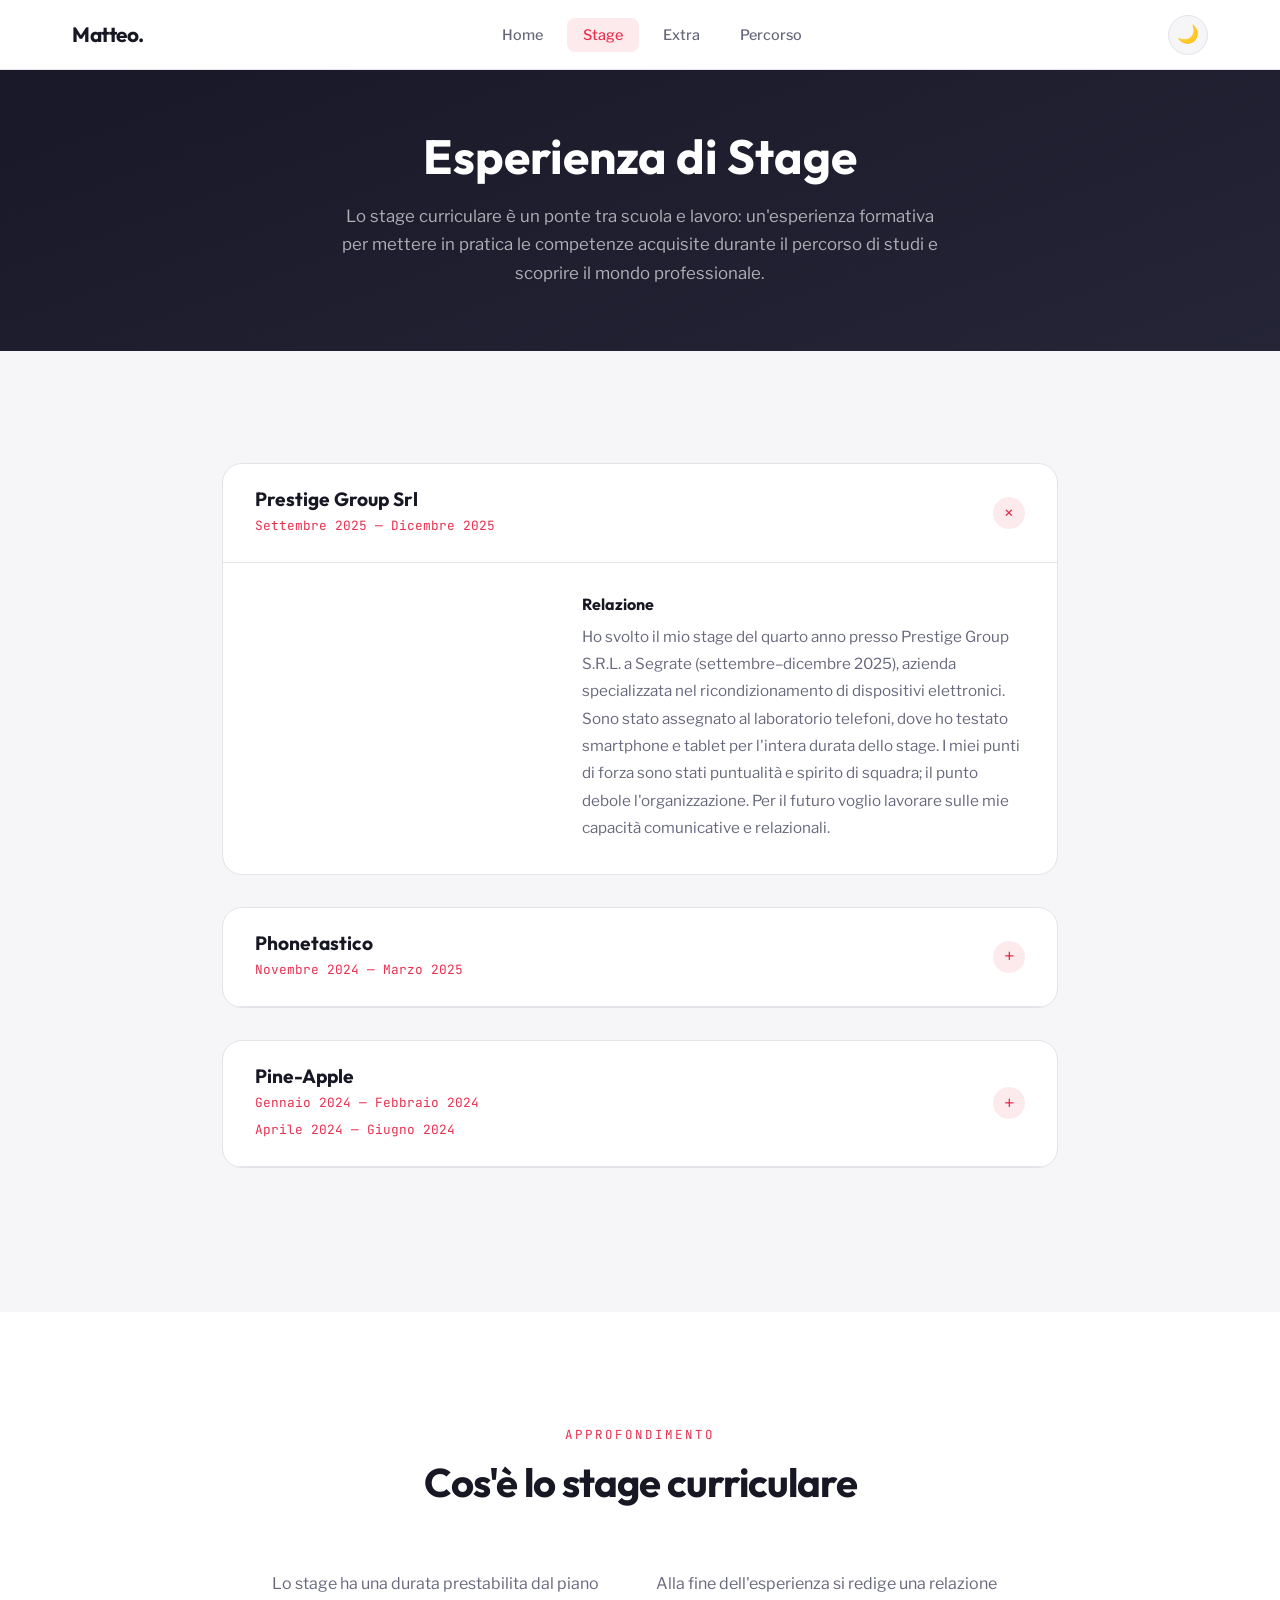
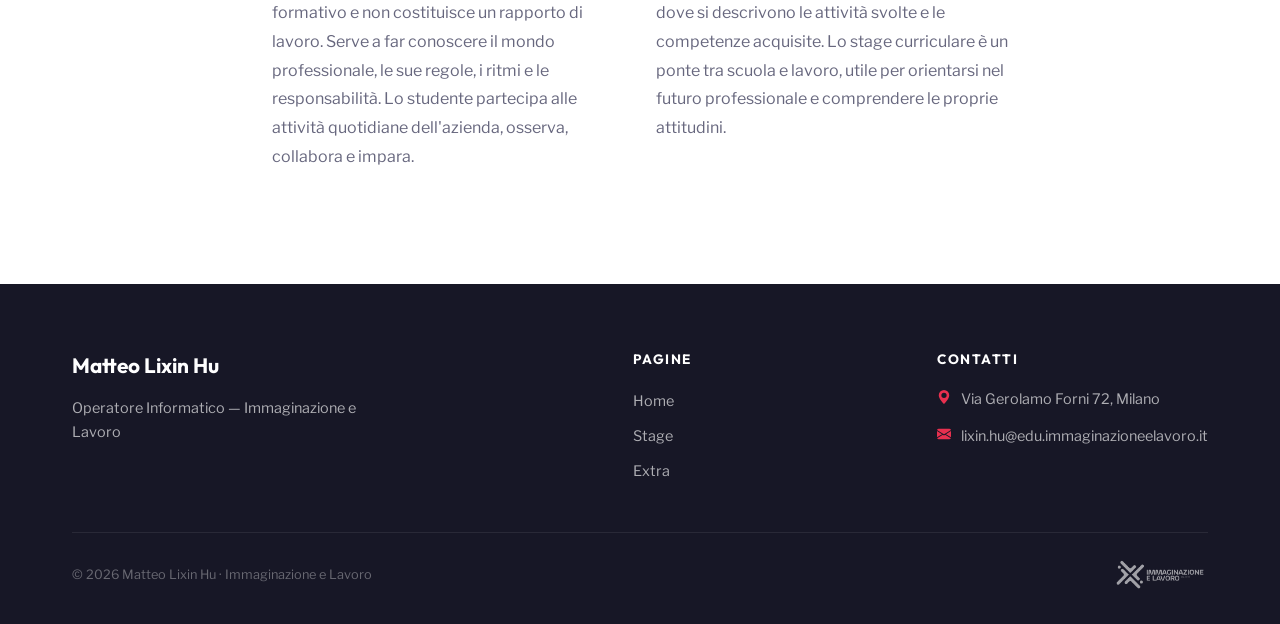
<file: stage.html>
<!DOCTYPE html>
<html lang="it" data-theme="default">
<head>
    <meta charset="UTF-8">
    <meta name="viewport" content="width=device-width, initial-scale=1.0">
    <title>Matteo Hu Lixin — Stage</title>

    <link rel="preconnect" href="https://fonts.googleapis.com">
    <link rel="preconnect" href="https://fonts.gstatic.com" crossorigin>
    <link href="https://fonts.googleapis.com/css2?family=Outfit:wght@400;500;600;700&family=Libre+Franklin:wght@400;500;600;700&family=JetBrains+Mono:wght@400;500&display=swap" rel="stylesheet">

    <link rel="stylesheet" href="./style.css">
</head>
<body>

    <!-- ====== NAVBAR ====== -->
    <nav class="site-nav">
        <div class="nav-inner">
            <a href="./index.html" class="nav-brand">Matteo.</a>
            <button class="nav-burger" id="navBurger" aria-label="Apri menu">
                <span></span><span></span><span></span>
            </button>
            <ul class="nav-links" id="navLinks">
                <li><a href="./index.html">Home</a></li>
                <li><a href="#" class="active">Stage</a></li>
                <li><a href="./extra.html">Extra</a></li>
                <li><a href="./percorso.html">Percorso</a></li>
            </ul>
            <button class="theme-toggle" id="themeToggle" aria-label="Cambia tema">🌙</button>
        </div>
    </nav>

    <!-- ====== PAGE HERO ====== -->
    <section class="page-hero">
        <div class="hero-pattern"></div>
        <div class="section-container">
            <h1 class="reveal">Esperienza di Stage</h1>
            <p class="hero-sub reveal reveal-delay-1">
                Lo stage curriculare è un ponte tra scuola e lavoro: un'esperienza formativa 
                per mettere in pratica le competenze acquisite durante il percorso di studi 
                e scoprire il mondo professionale.
            </p>
        </div>
    </section>

    <!-- ====== STAGE CARDS ====== -->
    <section class="section">
        <div class="section-container" style="max-width: 900px;">

            <!-- MODIFICA: Stage 1 -->
            <div class="stage-card open reveal">
                <div class="stage-card-header">
                    <div>
                        <h3>Prestige Group Srl</h3>
                        <span class="stage-date">Settembre 2025 — Dicembre 2025</span>
                    </div>
                    <div class="stage-card-toggle">+</div>
                </div>
                <div class="stage-card-body">
                    <div class="stage-grid">
                        <div class="stage-map-frame">
                            <!-- MODIFICA: embed Google Maps del tuo stage -->
                            <iframe src="https://www.google.com/maps/embed?pb=!1m18!1m12!1m3!1d2797.1806644297835!2d9.271630276173406!3d45.48630653196361!2m3!1f0!2f0!3f0!3m2!1i1024!2i768!4f13.1!3m3!1m2!1s0x4786c62d986f62eb%3A0xa89ce23527aa8575!2sPrestige%20Group%20Srl!5e0!3m2!1sit!2sit!4v1763026116527!5m2!1sit!2sit" allowfullscreen="" loading="lazy" referrerpolicy="no-referrer-when-downgrade"></iframe>
                        </div>
                        <div class="stage-relazione">
                            <!-- MODIFICA: scrivi la tua relazione di stage -->
                            <h4>Relazione</h4>
                            <p>
                                Ho svolto il mio stage del quarto anno presso Prestige Group S.R.L. a Segrate (settembre–dicembre 2025), azienda specializzata nel ricondizionamento di dispositivi elettronici. Sono stato assegnato al laboratorio telefoni, dove ho testato smartphone e tablet per l'intera durata dello stage. I miei punti di forza sono stati puntualità e spirito di squadra; il punto debole l'organizzazione. Per il futuro voglio lavorare sulle mie capacità comunicative e relazionali.
                            </p>
                           
                        </div>
                    </div>
                </div>
            </div>

            <!-- MODIFICA: Stage 2 (duplica questo blocco per aggiungerne altri) -->
            <div class="stage-card reveal reveal-delay-1">
                <div class="stage-card-header">
                    <div>
                        <h3>Phonetastico</h3>
                        <span class="stage-date">Novembre 2024 — Marzo 2025</span>
                    </div>
                    <div class="stage-card-toggle">+</div>
                </div>
                <div class="stage-card-body">
                    <div class="stage-grid">
                        <div class="stage-map-frame">
                            <!-- MODIFICA: mappa del secondo stage -->
                            <iframe src="https://www.google.com/maps/embed?pb=!1m18!1m12!1m3!1d2794.3801088748023!2d9.22939727610932!3d45.54267857107536!2m3!1f0!2f0!3f0!3m2!1i1024!2i768!4f13.1!3m3!1m2!1s0x4786b93c7409b031%3A0xe59f6e00b9d7a850!2sPhoneTastico%20riparazione%20cellulari%20PC!5e0!3m2!1sit!2sit!4v1776163751767!5m2!1sit!2sit" width="600" height="450" style="border:0;" allowfullscreen="" loading="lazy" referrerpolicy="no-referrer-when-downgrade"></iframe>
                        </div>
                        <div class="stage-relazione">
                            <h4>Relazione</h4>
                            <p>
Ho svolto uno stage nel 2024/2025 presso il negozio di riparazione informatica Phonetastico a Sesto San Giovanni. Il negozio è piccolo, senza reparti e gestito da un solo titolare, quindi ho lavorato spesso a contatto diretto con i clienti, occupandomi soprattutto della riparazione di cellulari e computer, oltre che di diagnosi dei problemi. Durante le 495 ore di stage (da novembre a marzo, 40 ore settimanali), ho acquisito competenze pratiche soprattutto nell'ambito hardware, utilizzando strumenti specifici come cacciaviti tecnici, pistola termica e software per il recupero dati. Ho avuto a che fare con diversi tipi di clienti, principalmente anziani. Non ho lavorato in gruppo, ma questa esperienza mi ha aiutato a migliorare la precisione e le capacità tecniche. Tra i miei punti di forza ci sono puntualità e disponibilità, mentre riconosco di dover migliorare nell'organizzazione, nel problem solving, nella comunicazione con i clienti e nella gestione dei tempi di lavoro. Nel complesso, sono soddisfatto dell'esperienza e degli obiettivi raggiunti..</p>
                        </div>
                    </div>
                </div>
            </div>
            <div class="stage-card reveal reveal-delay-1">
                <div class="stage-card-header">
                    <div>
                        <h3>Pine-Apple</h3>
                        <span class="stage-date">Gennaio 2024 — Febbraio 2024</span><br>
                        <span class="stage-date">Aprile 2024 — Giugno 2024</span>
                    </div>
                    <div class="stage-card-toggle">+</div>
                </div>
                <div class="stage-card-body">
                    <div class="stage-grid">
                        <div class="stage-map-frame">
                            <!-- MODIFICA: mappa del secondo stage -->
                            <iframe src="https://www.google.com/maps/embed?pb=!1m18!1m12!1m3!1d2795.4575731721975!2d9.22351337610812!3d45.52099687107494!2m3!1f0!2f0!3f0!3m2!1i1024!2i768!4f13.1!3m3!1m2!1s0x4786c7680501eed7%3A0x76b3b88fa35b42bc!2sLa%20Casa%20dei%20Giochi!5e0!3m2!1sit!2sit!4v1776164028059!5m2!1sit!2sit" width="600" height="450" style="border:0;" allowfullscreen="" loading="lazy" referrerpolicy="no-referrer-when-downgrade"></iframe>
                        </div>
                        <div class="stage-relazione">
                            <h4>Relazione</h4>
                            <p>Lo stage si è svolto presso Pine-Apple, cooperativa di assistenza informatica con sedi a Milano e Terre del Reno, per un totale di 496 ore complessive. Il lavoro si svolgeva in gruppo con altri sei colleghi, con orari standard di 40 ore settimanali dal lunedì al venerdì.
Le attività comprendevano l'uso di PC, Excel, VirtualBox e strumenti hardware, con compiti assegnati di volta in volta dal tutor, sia individualmente che in gruppo. L'ambiente era informale e il personale disponibile.
L'esperienza ha permesso di sviluppare competenze tecniche e trasversali (teamwork, problem solving, rispetto delle scadenze), evidenziando un interesse per hardware e software e un potenziale nel campo grafico, con margini di miglioramento lato software.</p>
                        </div>
                    </div>
                </div>
            </div>
        </div>
    </section>

    <!-- ====== COS'È UNO STAGE (sezione di approfondimento) ====== -->
    <section class="section section-alt">
        <div class="section-container" style="max-width: 800px;">
            <div class="section-header center reveal">
                <span class="section-label">Approfondimento</span>
                <h2 class="section-title">Cos'è lo stage curriculare</h2>
            </div>
            <div class="reveal" style="display: grid; grid-template-columns: 1fr 1fr; gap: 2rem;">
                <div>
                    <p style="color: var(--text-secondary); line-height: 1.8;">
                        Lo stage ha una durata prestabilita dal piano formativo e non costituisce 
                        un rapporto di lavoro. Serve a far conoscere il mondo professionale, le sue 
                        regole, i ritmi e le responsabilità. Lo studente partecipa alle attività 
                        quotidiane dell'azienda, osserva, collabora e impara.
                    </p>
                </div>
                <div>
                    <p style="color: var(--text-secondary); line-height: 1.8;">
                        Alla fine dell'esperienza si redige una relazione dove si descrivono le 
                        attività svolte e le competenze acquisite. Lo stage curriculare è un ponte 
                        tra scuola e lavoro, utile per orientarsi nel futuro professionale e comprendere 
                        le proprie attitudini.
                    </p>
                </div>
            </div>
        </div>
    </section>

    <!-- ====== FOOTER ====== -->
    <footer class="site-footer">
        <div class="section-container">
            <div class="footer-grid">
                <div>
                    <p class="footer-brand">Matteo Lixin Hu</p>
                    <p class="footer-desc">Operatore Informatico — Immaginazione e Lavoro</p>
                </div>
                <div>
                    <p class="footer-heading">Pagine</p>
                    <ul class="footer-links">
                        <li><a href="../index.html">Home</a></li>
                        <li><a href="#">Stage</a></li>
                        <li><a href="./extra.html">Extra</a></li>
                    </ul>
                </div>
                <div>
                    <p class="footer-heading">Contatti</p>
                    <div class="footer-contact-item">
                        <svg xmlns="http://www.w3.org/2000/svg" width="14" height="14" fill="currentColor" viewBox="0 0 16 16"><path d="M8 16s6-5.686 6-10A6 6 0 0 0 2 6c0 4.314 6 10 6 10m0-7a3 3 0 1 1 0-6 3 3 0 0 1 0 6"/></svg>
                        <span>Via Gerolamo Forni 72, Milano</span>
                    </div>
                    <div class="footer-contact-item">
                        <svg xmlns="http://www.w3.org/2000/svg" width="14" height="14" fill="currentColor" viewBox="0 0 16 16"><path d="M.05 3.555A2 2 0 0 1 2 2h12a2 2 0 0 1 1.95 1.555L8 8.414zM0 4.697v7.104l5.803-3.558zM6.761 8.83l-6.57 4.027A2 2 0 0 0 2 14h12a2 2 0 0 0 1.808-1.144l-6.57-4.027L8 9.586zm3.436-.586L16 11.801V4.697z"/></svg>
                        <span>lixin.hu@edu.immaginazioneelavoro.it</span>
                    </div>
                </div>
            </div>
            <div class="footer-bottom">
                <span class="footer-copy">© 2026 Matteo Lixin Hu · Immaginazione e Lavoro</span>
                <img src="./img/logo.webp" class="footer-logo" alt="Logo scuola">
            </div>
        </div>
    </footer>

    <script src="./script.js"></script>
</body>
</html>
</file>
<file: style.css>
/* ============================================================
   TEMPLATE SITO PERSONALE - QUARTA INFORMATICA
   ============================================================
   
   COME PERSONALIZZARE:
   
   1. SCEGLI UN TEMA
      Cambia data-theme="default" nel tag <html> di ogni pagina.
      Temi disponibili: default, ocean, sunset, forest, lavender, mono
   
   2. DARK MODE
      Il bottone in navbar attiva/disattiva la dark mode.
      Funziona automaticamente con tutti i temi.
   
   3. COLORI CUSTOM
      Se vuoi un colore tutto tuo, modifica le variabili in
      [data-theme="default"] qui sotto.
   
   4. FONT
      Cambia il link Google Fonts nell'HTML e aggiorna
      --font-display e --font-body qui sotto.
   
   5. ANIMAZIONI
      Ogni elemento con classe .reveal si anima allo scroll.
      Aggiungi .reveal-delay-1, .reveal-delay-2, ecc. per ritardi.
   
   ============================================================ */

/* === TEMI PRECONFIGURATI === */
/* Cambia data-theme="" nel tag <html> per switchare tema */

[data-theme="default"] {
    --hue: 240;
    --accent-h: 350;
    --accent-s: 80%;
    --accent-l: 55%;
}

[data-theme="ocean"] {
    --hue: 200;
    --accent-h: 175;
    --accent-s: 70%;
    --accent-l: 45%;
}

[data-theme="sunset"] {
    --hue: 25;
    --accent-h: 15;
    --accent-s: 85%;
    --accent-l: 55%;
}

[data-theme="forest"] {
    --hue: 150;
    --accent-h: 145;
    --accent-s: 55%;
    --accent-l: 40%;
}

[data-theme="lavender"] {
    --hue: 270;
    --accent-h: 280;
    --accent-s: 60%;
    --accent-l: 55%;
}

[data-theme="mono"] {
    --hue: 0;
    --accent-h: 0;
    --accent-s: 0%;
    --accent-l: 25%;
}

/* === SISTEMA COLORI (generato da variabili) === */
:root {
    /* Font */
    --font-display: 'Outfit', sans-serif;
    --font-body: 'Libre Franklin', sans-serif;
    --font-mono: 'JetBrains Mono', monospace;
    
    /* Sizing */
    --radius-sm: 8px;
    --radius-md: 14px;
    --radius-lg: 20px;
    --radius-full: 100px;
    
    /* Transitions */
    --ease-out: cubic-bezier(0.16, 1, 0.3, 1);
    --ease-spring: cubic-bezier(0.34, 1.56, 0.64, 1);
    --duration-fast: 0.2s;
    --duration-normal: 0.4s;
    --duration-slow: 0.7s;
    
    /* Navbar height */
    --nav-height: 70px;
}

/* Light mode (default) */
html:not([data-dark]) {
    --bg-primary: hsl(var(--hue), 15%, 97%);
    --bg-secondary: #ffffff;
    --bg-elevated: #ffffff;
    --bg-hero: hsl(var(--hue), 25%, 12%);
    --bg-hero-2: hsl(var(--hue), 20%, 18%);
    
    --text-primary: hsl(var(--hue), 20%, 12%);
    --text-secondary: hsl(var(--hue), 10%, 45%);
    --text-tertiary: hsl(var(--hue), 8%, 60%);
    --text-on-dark: #ffffff;
    --text-on-dark-muted: rgba(255,255,255,0.65);
    
    --border-light: hsl(var(--hue), 10%, 90%);
    --border-medium: hsl(var(--hue), 10%, 85%);
    
    --shadow-sm: 0 2px 8px rgba(0,0,0,0.04);
    --shadow-md: 0 8px 30px rgba(0,0,0,0.06);
    --shadow-lg: 0 20px 60px rgba(0,0,0,0.08);
    --shadow-accent: 0 8px 30px hsla(var(--accent-h), var(--accent-s), var(--accent-l), 0.25);
}

/* Dark mode */
html[data-dark] {
    --bg-primary: hsl(var(--hue), 15%, 8%);
    --bg-secondary: hsl(var(--hue), 12%, 12%);
    --bg-elevated: hsl(var(--hue), 12%, 15%);
    --bg-hero: hsl(var(--hue), 20%, 5%);
    --bg-hero-2: hsl(var(--hue), 15%, 10%);
    
    --text-primary: hsl(var(--hue), 10%, 92%);
    --text-secondary: hsl(var(--hue), 8%, 60%);
    --text-tertiary: hsl(var(--hue), 6%, 45%);
    --text-on-dark: #ffffff;
    --text-on-dark-muted: rgba(255,255,255,0.55);
    
    --border-light: hsl(var(--hue), 10%, 18%);
    --border-medium: hsl(var(--hue), 10%, 22%);
    
    --shadow-sm: 0 2px 8px rgba(0,0,0,0.2);
    --shadow-md: 0 8px 30px rgba(0,0,0,0.3);
    --shadow-lg: 0 20px 60px rgba(0,0,0,0.4);
    --shadow-accent: 0 8px 30px hsla(var(--accent-h), var(--accent-s), var(--accent-l), 0.2);
}

/* Accent color (uguale in light e dark) */
html {
    --accent: hsl(var(--accent-h), var(--accent-s), var(--accent-l));
    --accent-hover: hsl(var(--accent-h), var(--accent-s), calc(var(--accent-l) - 8%));
    --accent-soft: hsla(var(--accent-h), var(--accent-s), var(--accent-l), 0.1);
    --accent-medium: hsla(var(--accent-h), var(--accent-s), var(--accent-l), 0.2);
}

/* === RESET & BASE === */
*, *::before, *::after {
    margin: 0;
    padding: 0;
    box-sizing: border-box;
}

html {
    scroll-behavior: smooth;
}

body {
    font-family: var(--font-body);
    color: var(--text-primary);
    background-color: var(--bg-primary);
    line-height: 1.7;
    transition: background-color var(--duration-normal) var(--ease-out),
                color var(--duration-normal) var(--ease-out);
    -webkit-font-smoothing: antialiased;
}

h1, h2, h3, h4, h5, h6 {
    font-family: var(--font-display);
    font-weight: 700;
    color: var(--text-primary);
    line-height: 1.2;
}

a {
    color: var(--accent);
    text-decoration: none;
    transition: color var(--duration-fast);
}

a:hover {
    color: var(--accent-hover);
}

img {
    max-width: 100%;
    display: block;
}

/* === NAVBAR === */
.site-nav {
    position: fixed;
    top: 0;
    left: 0;
    right: 0;
    height: var(--nav-height);
    background: var(--bg-secondary);
    border-bottom: 1px solid var(--border-light);
    z-index: 1000;
    display: flex;
    align-items: center;
    transition: background var(--duration-normal) var(--ease-out),
                border-color var(--duration-normal) var(--ease-out),
                box-shadow var(--duration-normal) var(--ease-out);
}

.site-nav.scrolled {
    box-shadow: var(--shadow-sm);
}

.nav-inner {
    width: 100%;
    max-width: 1200px;
    margin: 0 auto;
    padding: 0 2rem;
    display: flex;
    align-items: center;
    justify-content: space-between;
}

.nav-brand {
    font-family: var(--font-display);
    font-weight: 700;
    font-size: 1.3rem;
    color: var(--text-primary);
    text-decoration: none;
    letter-spacing: -0.5px;
}

.nav-links {
    display: flex;
    align-items: center;
    gap: 0.5rem;
    list-style: none;
}

.nav-links a {
    font-family: var(--font-body);
    font-weight: 500;
    font-size: 0.9rem;
    color: var(--text-secondary);
    padding: 0.5rem 1rem;
    border-radius: var(--radius-sm);
    text-decoration: none;
    transition: all var(--duration-fast);
}

.nav-links a:hover,
.nav-links a.active {
    color: var(--accent);
    background: var(--accent-soft);
}

/* Dark mode toggle */
.theme-toggle {
    width: 40px;
    height: 40px;
    border-radius: 50%;
    border: 1px solid var(--border-light);
    background: var(--bg-primary);
    cursor: pointer;
    display: flex;
    align-items: center;
    justify-content: center;
    font-size: 1.1rem;
    transition: all var(--duration-fast);
    margin-left: 0.5rem;
    color: var(--text-secondary);
}

.theme-toggle:hover {
    border-color: var(--accent);
    color: var(--accent);
    transform: rotate(20deg);
}

/* Mobile nav */
.nav-burger {
    display: none;
    flex-direction: column;
    gap: 5px;
    cursor: pointer;
    background: none;
    border: none;
    padding: 5px;
}

.nav-burger span {
    width: 22px;
    height: 2px;
    background: var(--text-primary);
    border-radius: 2px;
    transition: all var(--duration-fast);
}

/* === HERO === */
.hero {
    min-height: 100vh;
    display: flex;
    align-items: center;
    justify-content: center;
    text-align: center;
    background: linear-gradient(160deg, var(--bg-hero) 0%, var(--bg-hero-2) 100%);
    position: relative;
    overflow: hidden;
    padding-top: var(--nav-height);
}

/* Pattern decorativo sullo sfondo dell'hero */
.hero-pattern {
    position: absolute;
    inset: 0;
    opacity: 0.04;
    background-image: 
        radial-gradient(circle at 20% 50%, var(--accent) 1px, transparent 1px),
        radial-gradient(circle at 80% 20%, var(--accent) 1px, transparent 1px),
        radial-gradient(circle at 60% 80%, var(--accent) 1px, transparent 1px);
    background-size: 80px 80px, 60px 60px, 100px 100px;
}

/* Cerchi decorativi */
.hero-blob {
    position: absolute;
    border-radius: 50%;
    filter: blur(80px);
    opacity: 0.15;
}

.hero-blob-1 {
    width: 500px;
    height: 500px;
    background: var(--accent);
    top: -15%;
    right: -10%;
}

.hero-blob-2 {
    width: 350px;
    height: 350px;
    background: hsl(var(--hue), 50%, 50%);
    bottom: -10%;
    left: -5%;
}

.hero-content {
    position: relative;
    z-index: 1;
    padding: 2rem;
}

.hero-label {
    display: inline-block;
    font-family: var(--font-mono);
    font-size: 0.8rem;
    letter-spacing: 2px;
    text-transform: uppercase;
    color: var(--accent);
    background: var(--accent-soft);
    padding: 0.4rem 1.2rem;
    border-radius: var(--radius-full);
    margin-bottom: 1.5rem;
}

.hero h1 {
    font-size: clamp(2.5rem, 6vw, 4.5rem);
    color: var(--text-on-dark);
    letter-spacing: -2px;
    margin-bottom: 0.8rem;
}

.hero .hero-sub {
    font-size: clamp(1rem, 2vw, 1.3rem);
    color: var(--text-on-dark-muted);
    font-weight: 400;
    max-width: 500px;
    margin: 0 auto;
}

.hero-cta {
    margin-top: 2.5rem;
    display: flex;
    gap: 1rem;
    justify-content: center;
    flex-wrap: wrap;
}

/* === BOTTONI === */
.btn-primary-custom {
    display: inline-flex;
    align-items: center;
    gap: 0.5rem;
    padding: 0.85rem 2rem;
    background: var(--accent);
    color: #fff;
    border: none;
    border-radius: var(--radius-full);
    font-family: var(--font-body);
    font-weight: 600;
    font-size: 0.95rem;
    cursor: pointer;
    text-decoration: none;
    transition: all var(--duration-fast) var(--ease-out);
}

.btn-primary-custom:hover {
    background: var(--accent-hover);
    color: #fff;
    transform: translateY(-2px);
    box-shadow: var(--shadow-accent);
}

.btn-outline-custom {
    display: inline-flex;
    align-items: center;
    gap: 0.5rem;
    padding: 0.85rem 2rem;
    background: transparent;
    color: var(--text-on-dark);
    border: 1px solid rgba(255,255,255,0.25);
    border-radius: var(--radius-full);
    font-family: var(--font-body);
    font-weight: 600;
    font-size: 0.95rem;
    cursor: pointer;
    text-decoration: none;
    transition: all var(--duration-fast) var(--ease-out);
}

.btn-outline-custom:hover {
    background: rgba(255,255,255,0.1);
    color: #fff;
    border-color: rgba(255,255,255,0.5);
}

/* Variante per sfondi chiari */
.btn-outline-light {
    color: var(--text-primary);
    border-color: var(--border-medium);
}

.btn-outline-light:hover {
    color: var(--accent);
    border-color: var(--accent);
    background: var(--accent-soft);
}

/* === SEZIONI === */
.section {
    padding: 7rem 0;
}

.section-alt {
    background: var(--bg-secondary);
}

.section-container {
    max-width: 1200px;
    margin: 0 auto;
    padding: 0 2rem;
}

.section-header {
    margin-bottom: 4rem;
}

.section-label {
    font-family: var(--font-mono);
    font-size: 0.78rem;
    text-transform: uppercase;
    letter-spacing: 3px;
    color: var(--accent);
    margin-bottom: 0.8rem;
    display: block;
}

.section-title {
    font-size: clamp(1.8rem, 3.5vw, 2.5rem);
    letter-spacing: -1px;
    margin-bottom: 0.5rem;
}

.section-desc {
    font-size: 1.05rem;
    color: var(--text-secondary);
    max-width: 550px;
}

/* Centrato */
.section-header.center {
    text-align: center;
}

.section-header.center .section-desc {
    margin: 0 auto;
}

/* === BIO === */
.bio-grid {
    display: grid;
    grid-template-columns: 1fr 1fr;
    gap: 5rem;
    align-items: center;
}

.bio-image {
    position: relative;
}

.bio-image-frame {
    width: 100%;
    aspect-ratio: 4/5;
    border-radius: var(--radius-lg);
    overflow: hidden;
    box-shadow: var(--shadow-lg);
    position: relative;
}

.bio-image-frame img {
    width: 100%;
    height: 100%;
    object-fit: cover;
}

/* Decorazione immagine - quadrato accent */
.bio-image::after {
    content: '';
    position: absolute;
    width: 100px;
    height: 100px;
    border: 3px solid var(--accent);
    border-radius: var(--radius-md);
    bottom: -20px;
    right: -20px;
    z-index: -1;
    opacity: 0.5;
}

.bio-text-area p {
    font-size: 1.05rem;
    color: var(--text-secondary);
    margin-bottom: 1.5rem;
    line-height: 1.8;
}

/* Info pills nella bio */
.bio-pills {
    display: flex;
    flex-wrap: wrap;
    gap: 0.6rem;
    margin-top: 1.5rem;
}

.bio-pill {
    display: inline-flex;
    align-items: center;
    gap: 0.4rem;
    padding: 0.4rem 1rem;
    background: var(--accent-soft);
    color: var(--accent);
    border-radius: var(--radius-full);
    font-size: 0.85rem;
    font-weight: 600;
}

/* === PASSIONI (Grid) === */
.passions-grid {
    display: grid;
    grid-template-columns: repeat(auto-fit, minmax(300px, 1fr));
    gap: 2rem;
}

.passion-card {
    background: var(--bg-elevated);
    border: 1px solid var(--border-light);
    border-radius: var(--radius-md);
    overflow: hidden;
    transition: transform var(--duration-normal) var(--ease-spring),
                box-shadow var(--duration-normal) var(--ease-out);
}

.passion-card:hover {
    transform: translateY(-8px);
    box-shadow: var(--shadow-md);
}

.passion-card-img {
    height: 220px;
    overflow: hidden;
}

.passion-card-img img {
    width: 100%;
    height: 100%;
    object-fit: cover;
    transition: transform var(--duration-slow) var(--ease-out);
}

.passion-card:hover .passion-card-img img {
    transform: scale(1.05);
}

.passion-card-body {
    padding: 1.5rem;
}

.passion-card-tag {
    font-family: var(--font-mono);
    font-size: 0.72rem;
    text-transform: uppercase;
    letter-spacing: 1.5px;
    color: var(--accent);
    margin-bottom: 0.6rem;
    display: block;
}

.passion-card-body h3 {
    font-size: 1.2rem;
    margin-bottom: 0.5rem;
}

.passion-card-body p {
    font-size: 0.92rem;
    color: var(--text-secondary);
}

/* === CV === */
.cv-paper {
    background: var(--bg-elevated);
    border: 1px solid var(--border-light);
    border-radius: var(--radius-lg);
    padding: clamp(2rem, 4vw, 3.5rem);
    max-width: 850px;
    margin: 0 auto;
    box-shadow: var(--shadow-md);
    transition: background var(--duration-normal), border-color var(--duration-normal);
}

.cv-header {
    display: flex;
    justify-content: space-between;
    align-items: flex-start;
    flex-wrap: wrap;
    gap: 1rem;
    margin-bottom: 2rem;
    padding-bottom: 2rem;
    border-bottom: 2px solid var(--border-light);
}

.cv-name {
    font-size: 2rem;
    letter-spacing: -1px;
}

.cv-role {
    color: var(--accent);
    font-weight: 500;
    font-size: 1.1rem;
}

.cv-contact-mini {
    display: flex;
    flex-direction: column;
    gap: 0.3rem;
    font-size: 0.85rem;
    color: var(--text-secondary);
    text-align: right;
}

.cv-section-title {
    font-family: var(--font-mono);
    font-size: 0.75rem;
    text-transform: uppercase;
    letter-spacing: 3px;
    color: var(--accent);
    margin-top: 2rem;
    margin-bottom: 1.2rem;
    display: flex;
    align-items: center;
    gap: 1rem;
}

.cv-section-title::after {
    content: '';
    flex: 1;
    height: 1px;
    background: var(--border-light);
}

.cv-entry {
    margin-bottom: 1.8rem;
    padding-left: 1rem;
    border-left: 2px solid var(--border-light);
    transition: border-color var(--duration-fast);
}

.cv-entry:hover {
    border-left-color: var(--accent);
}

.cv-entry-title {
    font-weight: 700;
    font-size: 1rem;
    color: var(--text-primary);
}

.cv-entry-place {
    color: var(--text-secondary);
    font-size: 0.95rem;
}

.cv-entry-date {
    font-family: var(--font-mono);
    font-size: 0.8rem;
    color: var(--accent);
    margin-top: 0.2rem;
    display: block;
}

.cv-entry-desc {
    color: var(--text-secondary);
    font-size: 0.92rem;
    margin-top: 0.3rem;
}

/* Lingue con barre */
.cv-lang {
    display: flex;
    align-items: center;
    justify-content: space-between;
    padding: 0.7rem 0;
    border-bottom: 1px solid var(--border-light);
}

.cv-lang:last-child {
    border-bottom: none;
}

.cv-lang-name {
    font-weight: 600;
    font-size: 0.95rem;
}

.cv-lang-level {
    display: flex;
    align-items: center;
    gap: 0.6rem;
}

.cv-lang-bar {
    width: 80px;
    height: 4px;
    background: var(--border-light);
    border-radius: 4px;
    overflow: hidden;
}

.cv-lang-bar-fill {
    height: 100%;
    background: var(--accent);
    border-radius: 4px;
    transition: width var(--duration-slow) var(--ease-out);
}

.cv-lang-label {
    font-size: 0.82rem;
    color: var(--text-tertiary);
    min-width: 80px;
    text-align: right;
}

/* === PAGINA STAGE === */
.page-hero {
    padding: 8rem 0 4rem;
    background: linear-gradient(160deg, var(--bg-hero) 0%, var(--bg-hero-2) 100%);
    text-align: center;
    position: relative;
    overflow: hidden;
}

.page-hero .hero-pattern {
    position: absolute;
    inset: 0;
    opacity: 0.03;
    background-image: 
        radial-gradient(circle at 20% 50%, var(--accent) 1px, transparent 1px);
    background-size: 60px 60px;
}

.page-hero h1 {
    font-size: clamp(2rem, 4vw, 3rem);
    color: var(--text-on-dark);
    position: relative;
}

.page-hero .hero-sub {
    color: var(--text-on-dark-muted);
    font-size: 1.05rem;
    max-width: 600px;
    margin: 1rem auto 0;
    position: relative;
}

/* Stage cards (alternativa all'accordion) */
.stage-card {
    background: var(--bg-elevated);
    border: 1px solid var(--border-light);
    border-radius: var(--radius-lg);
    overflow: hidden;
    margin-bottom: 2rem;
    transition: box-shadow var(--duration-normal);
}

.stage-card:hover {
    box-shadow: var(--shadow-md);
}

.stage-card-header {
    padding: 1.5rem 2rem;
    border-bottom: 1px solid var(--border-light);
    display: flex;
    align-items: center;
    justify-content: space-between;
    cursor: pointer;
    transition: background var(--duration-fast);
}

.stage-card-header:hover {
    background: var(--accent-soft);
}

.stage-card-header h3 {
    font-size: 1.2rem;
    margin: 0;
}

.stage-card-header .stage-date {
    font-family: var(--font-mono);
    font-size: 0.8rem;
    color: var(--accent);
}

.stage-card-toggle {
    width: 32px;
    height: 32px;
    border-radius: 50%;
    background: var(--accent-soft);
    display: flex;
    align-items: center;
    justify-content: center;
    transition: transform var(--duration-fast);
    color: var(--accent);
    font-size: 1.2rem;
}

.stage-card.open .stage-card-toggle {
    transform: rotate(45deg);
}

.stage-card-body {
    padding: 0 2rem;
    max-height: 0;
    overflow: hidden;
    transition: max-height var(--duration-slow) var(--ease-out),
                padding var(--duration-normal);
}

.stage-card.open .stage-card-body {
    padding: 2rem;
    max-height: 800px;
}

.stage-grid {
    display: grid;
    grid-template-columns: 2fr 3fr;
    gap: 2rem;
    align-items: start;
}

.stage-map-frame {
    border-radius: var(--radius-md);
    overflow: hidden;
    aspect-ratio: 4/3;
}

.stage-map-frame iframe {
    width: 100%;
    height: 100%;
    border: none;
}

.stage-relazione {
    font-size: 0.95rem;
    color: var(--text-secondary);
    line-height: 1.8;

}

.stage-relazione h4 {
    font-size: 1rem;
    margin-bottom: 0.5rem;
}

/* === EXTRA PAGE === */
.presenze-card {
    background: var(--bg-elevated);
    border: 1px solid var(--border-light);
    border-radius: var(--radius-lg);
    padding: 2.5rem;
    box-shadow: var(--shadow-sm);
    max-width: 500px;
    margin: 0 auto;
}

.presenze-card label {
    font-weight: 600;
    color: var(--text-primary);
    display: block;
    margin-bottom: 0.5rem;
    font-size: 0.9rem;
}

.presenze-input {
    display: flex;
    gap: 0.8rem;
    align-items: flex-end;
}

.presenze-card input[type="number"] {
    width: 120px;
    padding: 0.65rem 1rem;
    border: 1px solid var(--border-medium);
    border-radius: var(--radius-sm);
    font-family: var(--font-mono);
    font-size: 1rem;
    background: var(--bg-primary);
    color: var(--text-primary);
    transition: border-color var(--duration-fast);
}

.presenze-card input[type="number"]:focus {
    outline: none;
    border-color: var(--accent);
    box-shadow: 0 0 0 3px var(--accent-soft);
}

.btn-calcola {
    padding: 0.65rem 1.5rem;
    background: var(--accent);
    color: #fff;
    border: none;
    border-radius: var(--radius-sm);
    font-family: var(--font-body);
    font-weight: 600;
    cursor: pointer;
    transition: background var(--duration-fast);
}

.btn-calcola:hover {
    background: var(--accent-hover);
}

.progress-wrap {
    margin-top: 1.5rem;
}

.progress-bar-bg {
    height: 10px;
    background: var(--border-light);
    border-radius: var(--radius-full);
    overflow: hidden;
}

.progress-bar-fill {
    height: 100%;
    background: var(--accent);
    border-radius: var(--radius-full);
    transition: width var(--duration-slow) var(--ease-out);
    width: 100%;
}

.progress-label {
    font-family: var(--font-mono);
    font-size: 0.82rem;
    color: var(--text-tertiary);
    margin-top: 0.5rem;
}

/* Sezione gallery / contenuto libero */
.gallery-grid {
    display: grid;
    grid-template-columns: repeat(auto-fill, minmax(250px, 1fr));
    gap: 1rem;
}

.gallery-item {
    aspect-ratio: 1;
    border-radius: var(--radius-md);
    overflow: hidden;
    cursor: pointer;
    position: relative;
}

.gallery-item img {
    width: 100%;
    height: 100%;
    object-fit: cover;
    transition: transform var(--duration-slow) var(--ease-out);
}

.gallery-item:hover img {
    transform: scale(1.08);
}

.gallery-item-overlay {
    position: absolute;
    inset: 0;
    background: linear-gradient(transparent 50%, rgba(0,0,0,0.6));
    opacity: 0;
    transition: opacity var(--duration-fast);
    display: flex;
    align-items: flex-end;
    padding: 1rem;
}

.gallery-item:hover .gallery-item-overlay {
    opacity: 1;
}

.gallery-item-overlay span {
    color: #fff;
    font-weight: 600;
    font-size: 0.9rem;
}

/* === FOOTER === */
.site-footer {
    background: var(--bg-hero);
    color: var(--text-on-dark-muted);
    padding: 4rem 0 2rem;
}

.footer-grid {
    display: grid;
    grid-template-columns: 2fr 1fr 1fr;
    gap: 3rem;
    margin-bottom: 3rem;
}

.footer-brand {
    font-family: var(--font-display);
    font-size: 1.3rem;
    font-weight: 700;
    color: var(--text-on-dark);
    margin-bottom: 0.8rem;
}

.footer-desc {
    font-size: 0.9rem;
    line-height: 1.7;
    max-width: 300px;
}

.footer-heading {
    font-family: var(--font-display);
    font-size: 0.85rem;
    font-weight: 700;
    text-transform: uppercase;
    letter-spacing: 1.5px;
    color: var(--text-on-dark);
    margin-bottom: 1rem;
}

.footer-links {
    list-style: none;
    display: flex;
    flex-direction: column;
    gap: 0.5rem;
}

.footer-links a {
    color: var(--text-on-dark-muted);
    font-size: 0.9rem;
    transition: color var(--duration-fast);
}

.footer-links a:hover {
    color: var(--accent);
}

.footer-contact-item {
    display: flex;
    align-items: flex-start;
    gap: 0.6rem;
    margin-bottom: 0.8rem;
    font-size: 0.9rem;
}

.footer-contact-item svg {
    flex-shrink: 0;
    margin-top: 3px;
    color: var(--accent);
}

.footer-bottom {
    border-top: 1px solid rgba(255,255,255,0.08);
    padding-top: 1.5rem;
    display: flex;
    justify-content: space-between;
    align-items: center;
    flex-wrap: wrap;
    gap: 1rem;
}

.footer-copy {
    font-size: 0.8rem;
    color: rgba(255,255,255,0.35);
}

.footer-logo {
    height: 35px;
    opacity: 0.6;
}

/* === ANIMAZIONI SCROLL === */
.reveal {
    opacity: 0;
    transform: translateY(40px);
    transition: opacity var(--duration-slow) var(--ease-out),
                transform var(--duration-slow) var(--ease-out);
}

.reveal.visible {
    opacity: 1;
    transform: translateY(0);
}

.reveal-delay-1 { transition-delay: 0.1s; }
.reveal-delay-2 { transition-delay: 0.2s; }
.reveal-delay-3 { transition-delay: 0.3s; }
.reveal-delay-4 { transition-delay: 0.4s; }

/* Reveal da sinistra/destra */
.reveal-left {
    opacity: 0;
    transform: translateX(-40px);
    transition: opacity var(--duration-slow) var(--ease-out),
                transform var(--duration-slow) var(--ease-out);
}

.reveal-right {
    opacity: 0;
    transform: translateX(40px);
    transition: opacity var(--duration-slow) var(--ease-out),
                transform var(--duration-slow) var(--ease-out);
}

.reveal-left.visible,
.reveal-right.visible {
    opacity: 1;
    transform: translateX(0);
}

/* === RESPONSIVE === */
@media (max-width: 900px) {
    .bio-grid {
        grid-template-columns: 1fr;
        gap: 3rem;
    }
    
    .bio-image {
        max-width: 350px;
        margin: 0 auto;
    }

    .stage-grid {
        grid-template-columns: 1fr;
    }
    
    .footer-grid {
        grid-template-columns: 1fr;
        gap: 2rem;
    }
    
    .cv-header {
        flex-direction: column;
    }
    
    .cv-contact-mini {
        text-align: left;
    }
}

@media (max-width: 700px) {
    .nav-links {
        display: none;
        position: absolute;
        top: var(--nav-height);
        left: 0;
        right: 0;
        background: var(--bg-secondary);
        border-bottom: 1px solid var(--border-light);
        flex-direction: column;
        padding: 1rem 2rem;
    }
    
    .nav-links.open {
        display: flex;
    }
    
    .nav-burger {
        display: flex;
    }
    
    .theme-toggle {
        margin-left: auto;
        margin-right: 1rem;
    }
    
    .hero h1 {
        font-size: 2.2rem;
    }
    
    .passions-grid {
        grid-template-columns: 1fr;
    }
    
    .hero-cta {
        flex-direction: column;
        align-items: center;
    }
    
    .section {
        padding: 4rem 0;
    }
    
    .gallery-grid {
        grid-template-columns: repeat(2, 1fr);
    }
}
</file>
